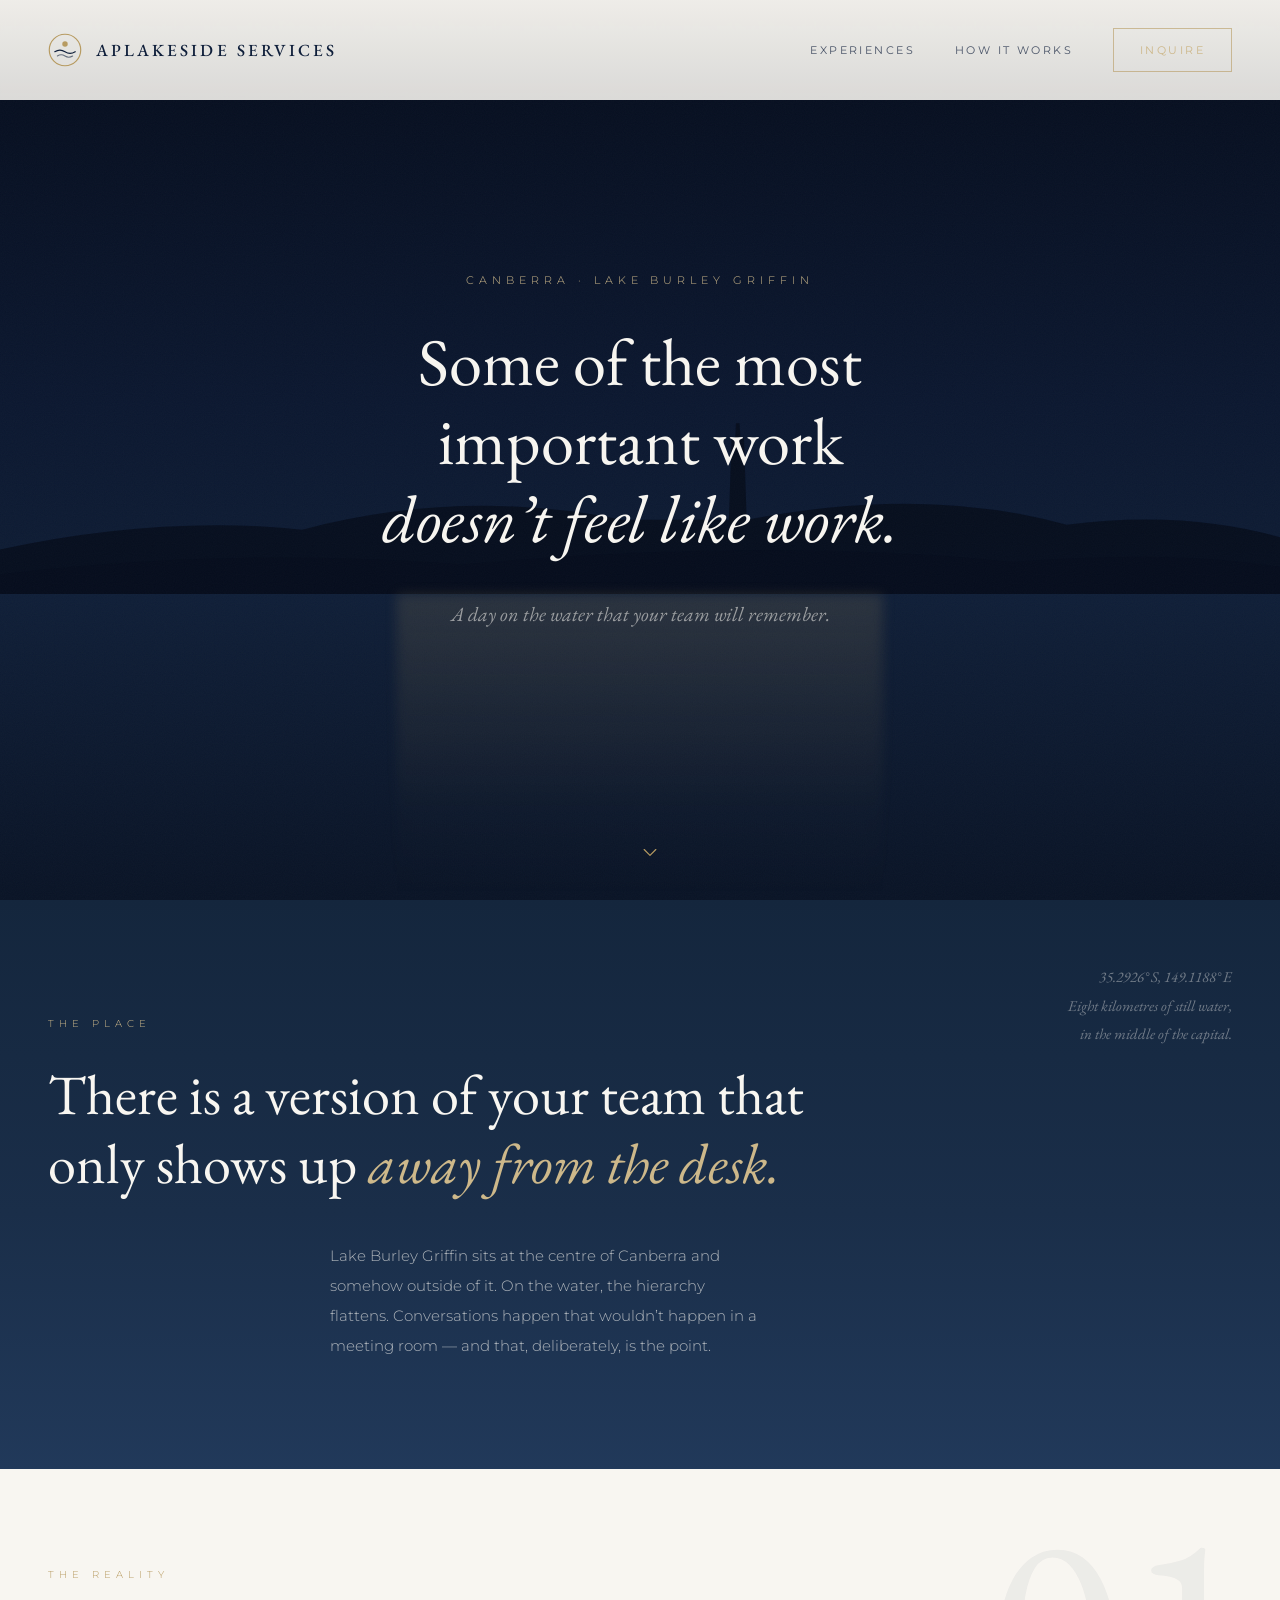
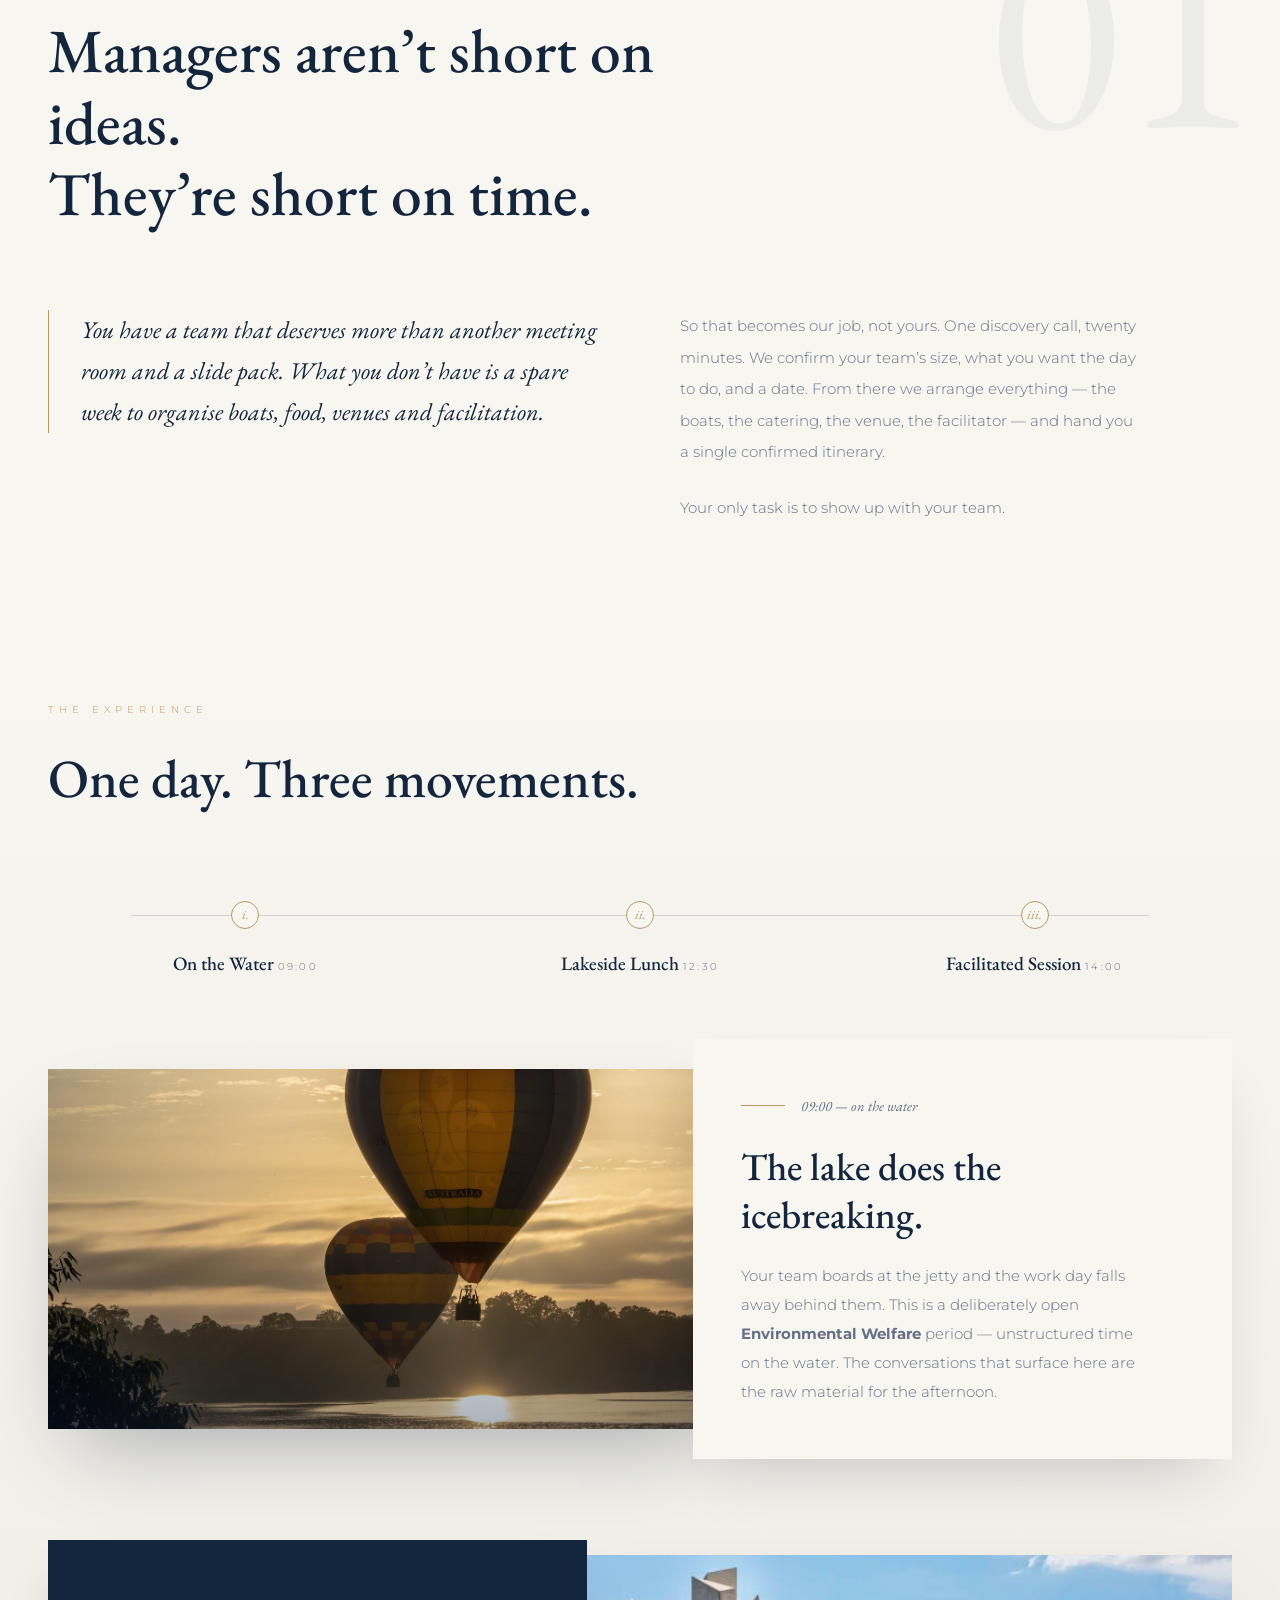
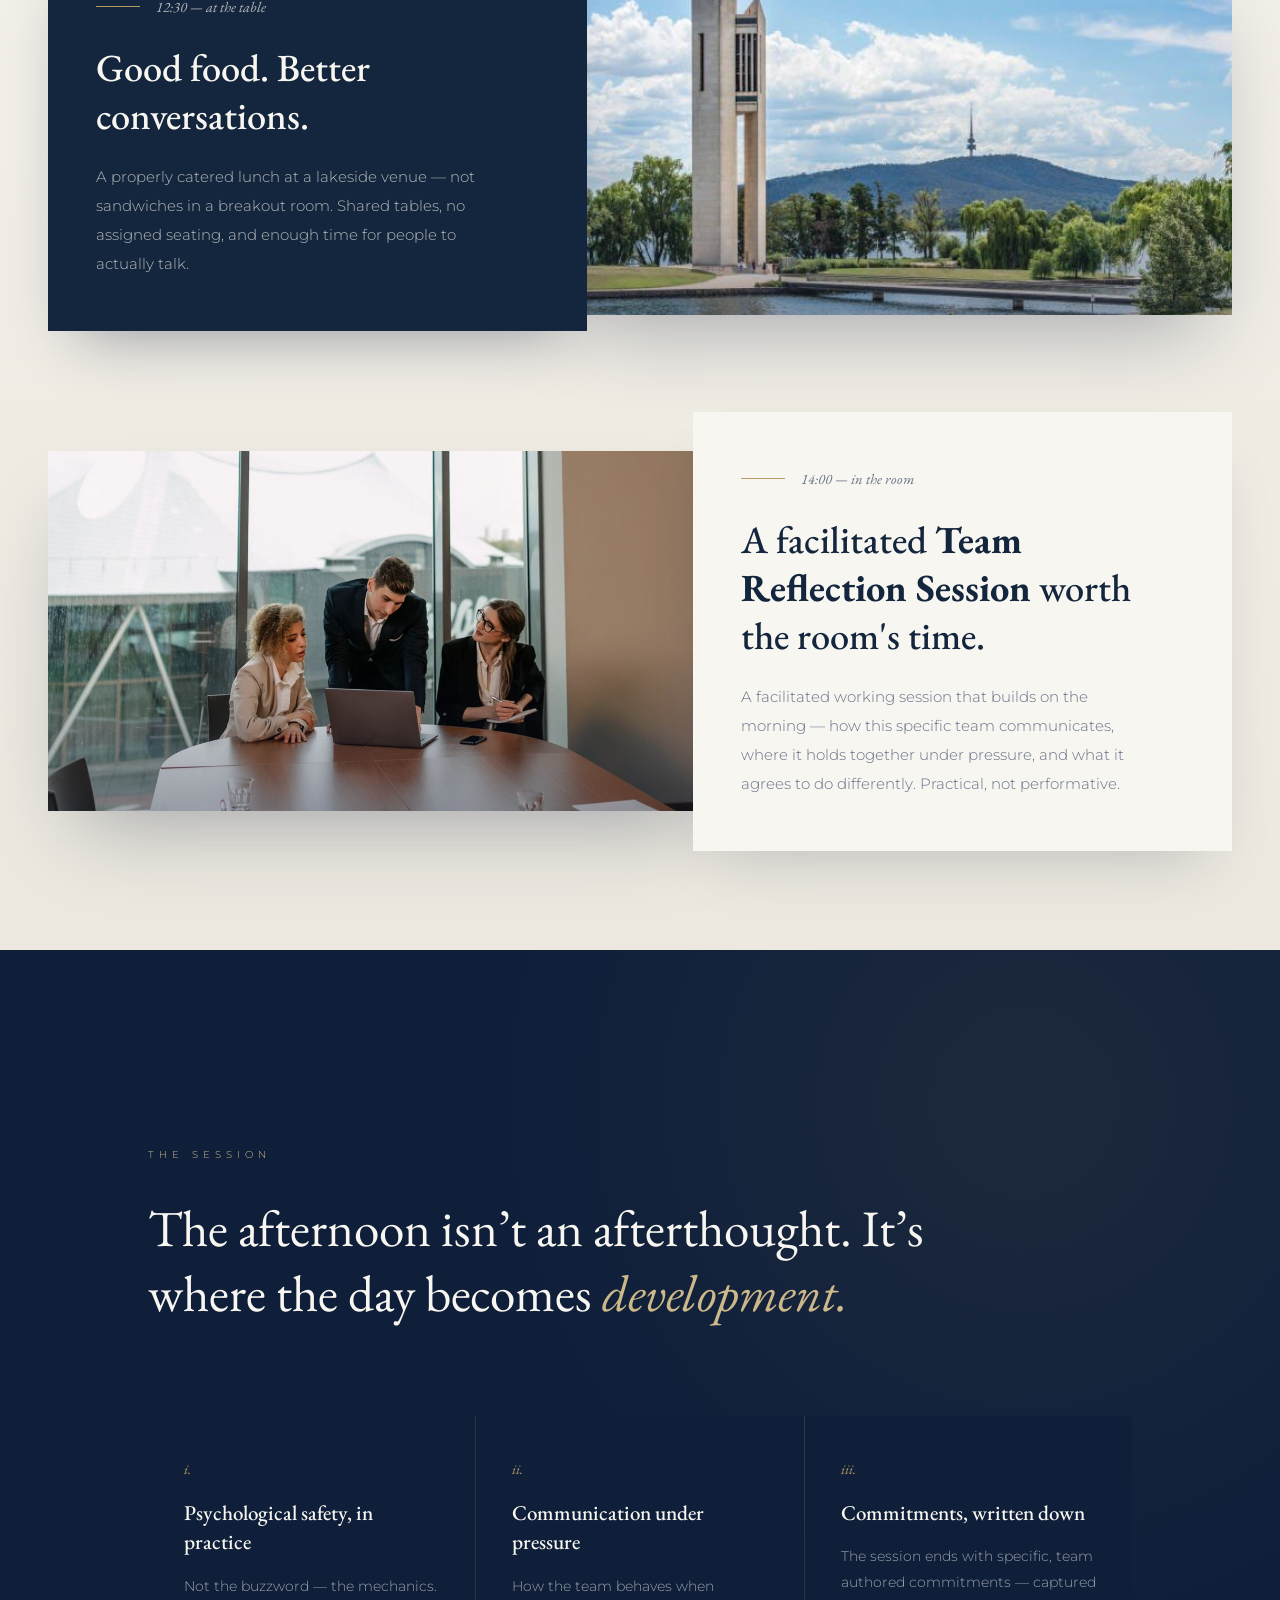
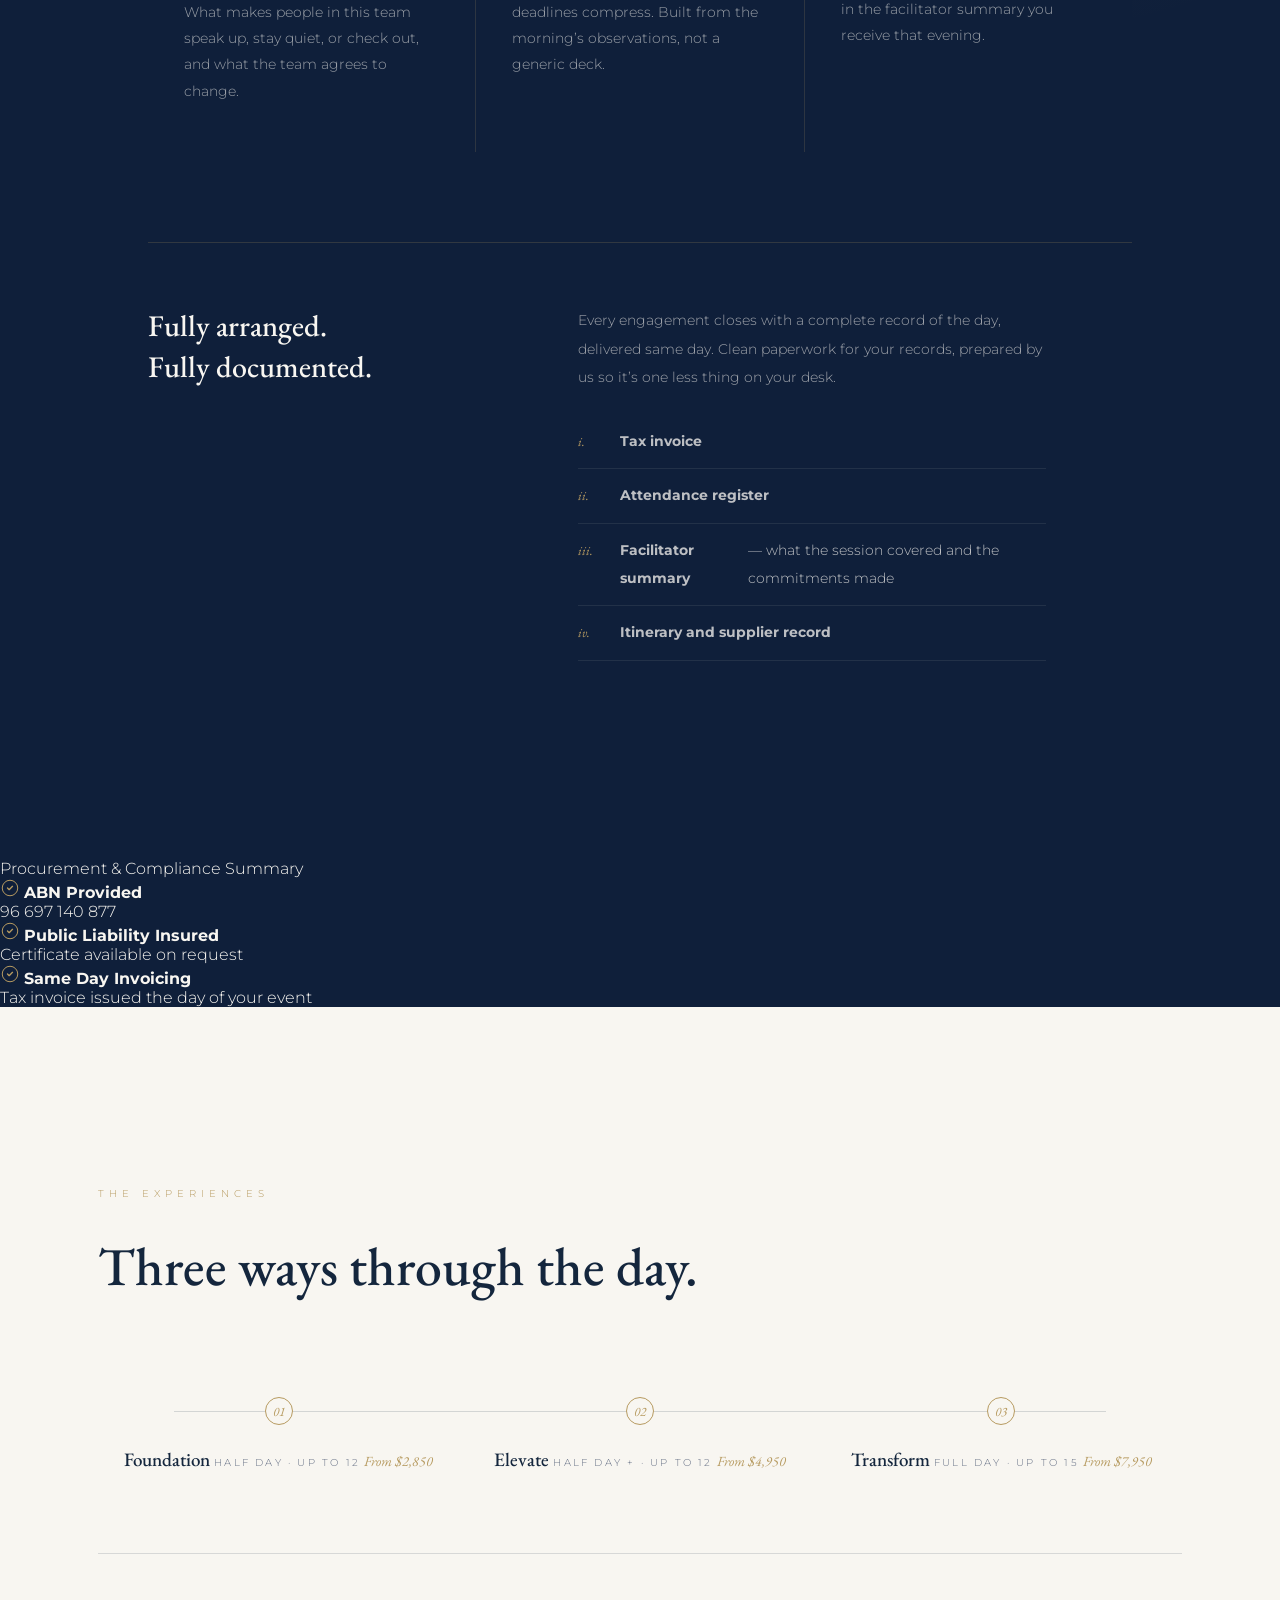
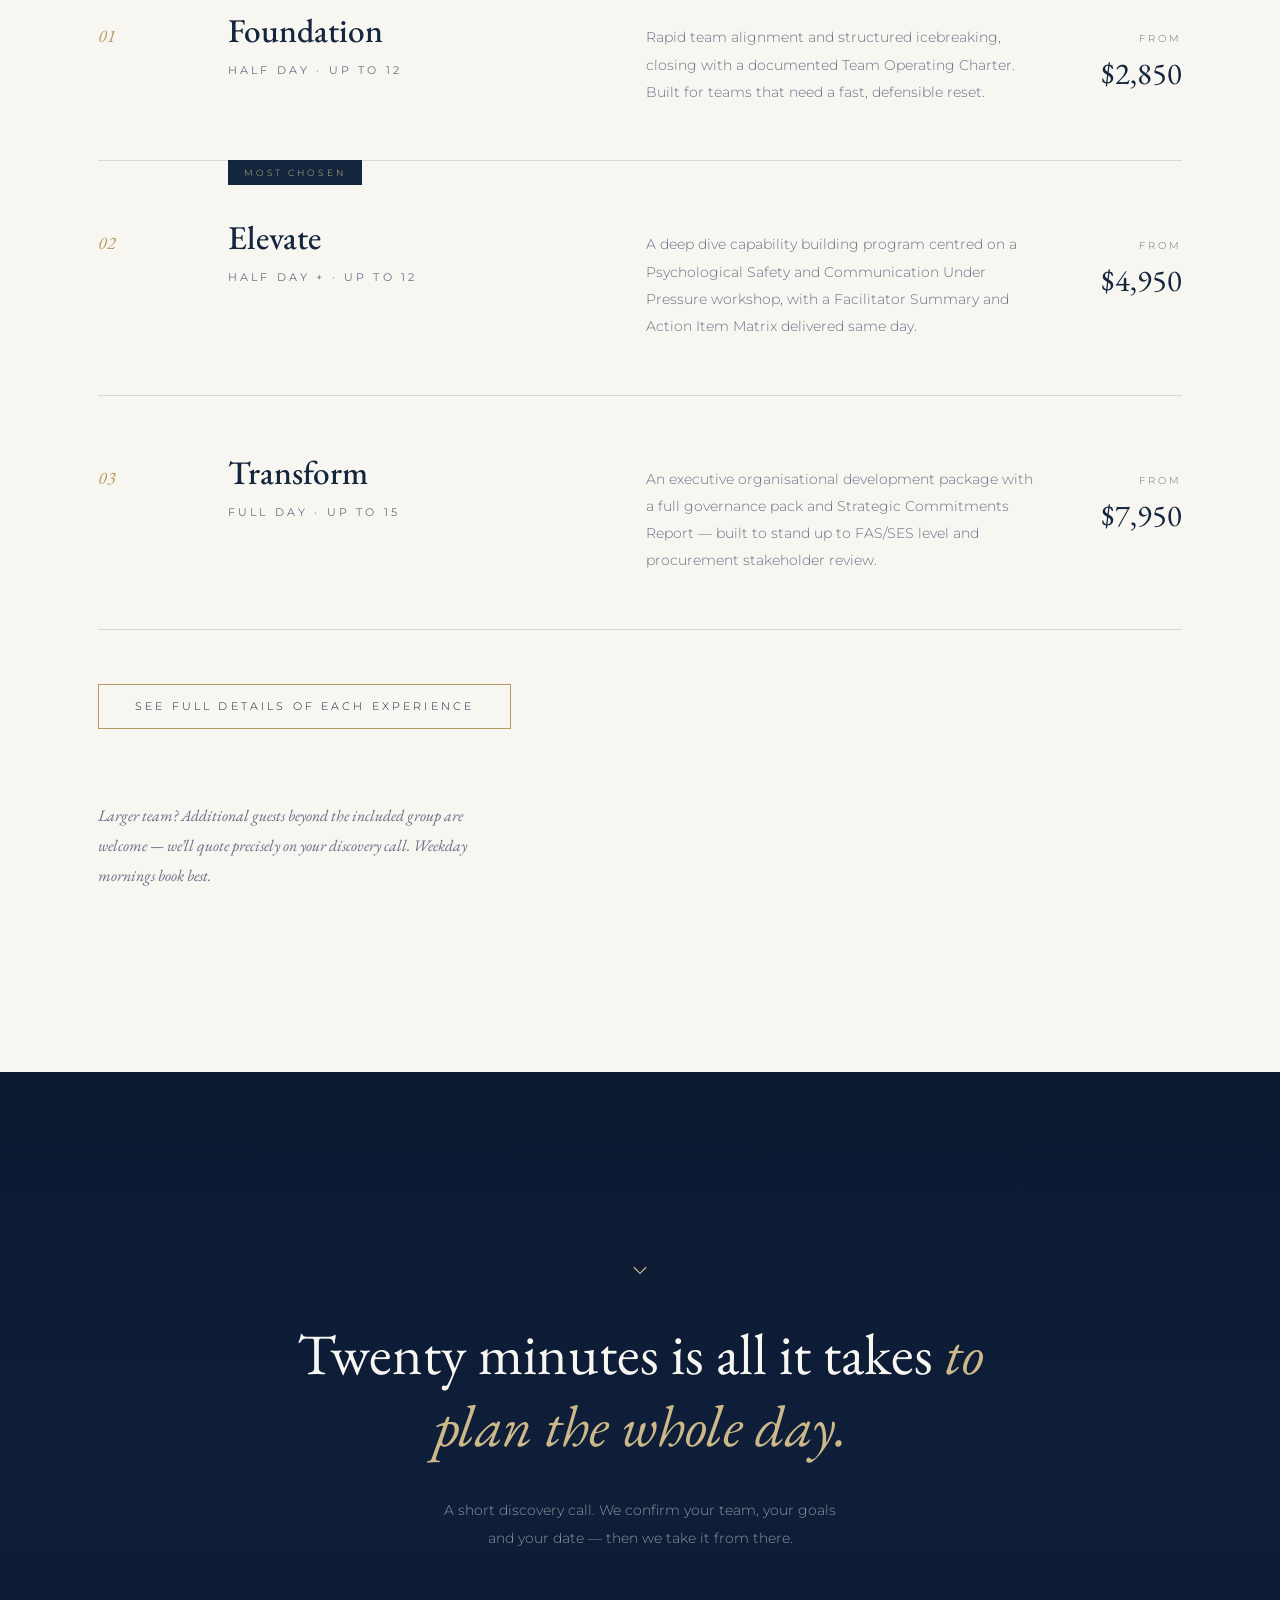
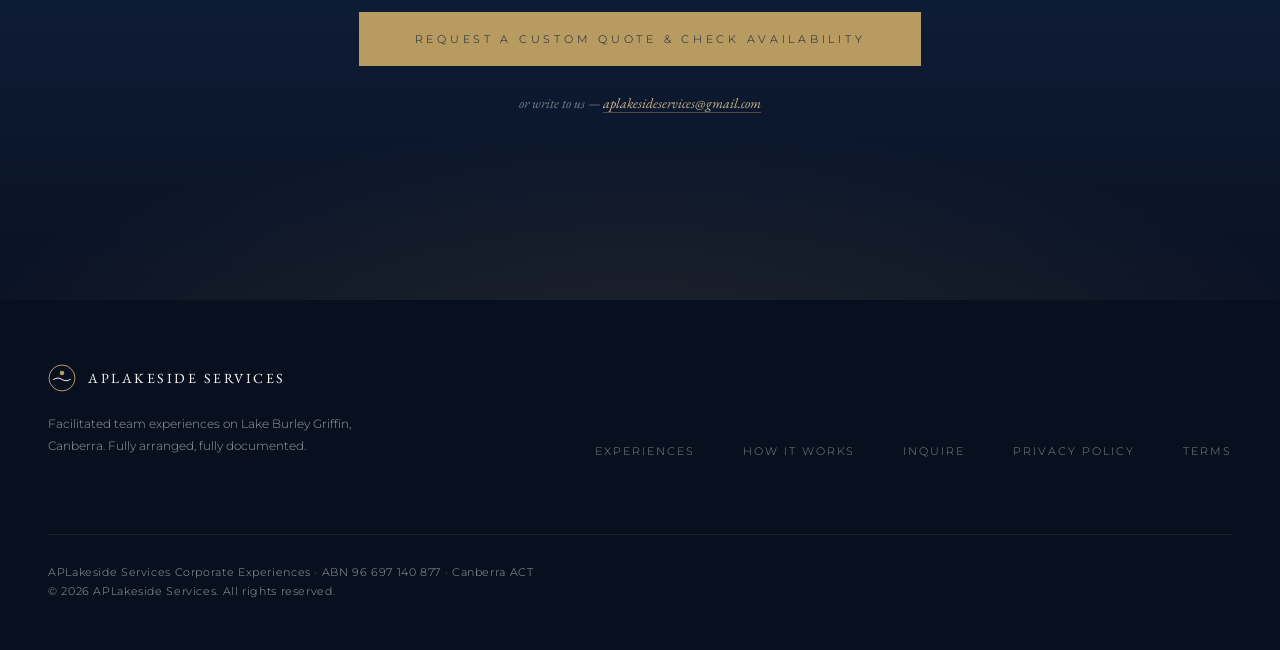
<file: index.html>
<!DOCTYPE html>
<html lang="en-AU">
<head>
<meta charset="UTF-8">
<meta name="viewport" content="width=device-width, initial-scale=1.0">
<title>APLakeside Services — Team Experiences on Lake Burley Griffin</title>
<meta name="description" content="Facilitated team development experiences on Lake Burley Griffin, Canberra. Fully arranged, fully documented.">
<link rel="preconnect" href="https://fonts.googleapis.com">
<link rel="preconnect" href="https://fonts.gstatic.com" crossorigin>
<link href="https://fonts.googleapis.com/css2?family=EB+Garamond:ital,wght@0,400;0,500;0,600;1,400;1,500&family=Montserrat:wght@300;400;500;600&display=swap" rel="stylesheet">
<link rel="stylesheet" href="styles.css">
</head>
<body>

<div class="grain"></div>

<!-- ======================= NAV ======================= -->
<nav id="nav" class="scrolled">
  <a class="nav-mark" href="#">
    <svg viewBox="0 0 40 40" fill="none">
      <circle cx="20" cy="20" r="18.5" stroke="#B79B61" stroke-width="1.4"/>
      <path d="M8 22c4-2.6 8-2.6 12 0s8 2.6 12 0" stroke="#F8F6F1" stroke-width="1.4" stroke-linecap="round"/>
      <path d="M11 27c3-1.9 6-1.9 9 0s6 1.9 9 0" stroke="#F8F6F1" stroke-width="1.2" stroke-linecap="round" opacity=".6"/>
      <circle cx="20" cy="13" r="3.2" fill="#B79B61"/>
    </svg>
    <span>APLakeside Services</span>
  </a>
  <div class="nav-links">
    <a href="experiences.html">Experiences</a>
    <a href="how-it-works.html">How It Works</a>
    <a href="enquire.html" class="nav-enquire">Inquire</a>
  </div>
</nav>

<!-- ======================= SCENE 1 · ARRIVAL ======================= -->
<header class="scene-arrival">
  <div class="arrival-sky" data-plx="0.18"></div>
  <div class="arrival-hills" data-plx="0.1">
    <!-- Black Mountain + Telstra Tower silhouette -->
    <svg viewBox="0 0 1440 160" preserveAspectRatio="none" fill="none">
      <path d="M0 160 L0 120 Q180 92 340 104 Q520 70 700 96 L820 96 L823 30 L827 30 L828 18 L832 18 L833 30 L837 30 L840 96 Q1040 68 1200 100 Q1330 88 1440 110 L1440 160 Z" fill="#060d1c"/>
      <path d="M0 160 L0 140 Q260 118 520 132 Q860 110 1140 130 Q1320 120 1440 134 L1440 160 Z" fill="#04091466"/>
    </svg>
  </div>
  <div class="arrival-water">
    <div class="ripple" style="top:22%;animation-delay:0s"></div>
    <div class="ripple" style="top:40%;animation-delay:2.8s"></div>
    <div class="ripple" style="top:61%;animation-delay:5.4s"></div>
  </div>
  <div class="arrival-text">
    <p class="arrival-kicker">Canberra · Lake Burley Griffin</p>
    <h1 class="arrival-line">
      <span class="w" style="animation-delay:1.2s">Some&nbsp;of&nbsp;the&nbsp;most</span>
      <span class="w" style="animation-delay:1.5s">important&nbsp;work</span><br>
      <span class="w" style="animation-delay:1.9s"><em>doesn’t&nbsp;feel&nbsp;like&nbsp;work.</em></span>
    </h1>
    <p class="arrival-sub">A day on the water that your team will remember.</p>
  </div>
  <div class="scroll-cue" aria-hidden="true">
    <svg viewBox="0 0 24 24" width="20" height="20" fill="none"><path d="M5 9l7 7 7-7" stroke="#B79B61" stroke-width="1.4" stroke-linecap="round" stroke-linejoin="round"/></svg>
  </div>
</header>

<!-- ======================= SCENE 2 · THE PLACE ======================= -->
<section class="scene-place">
  <div class="place-inner">
    <p class="place-float reveal">35.2926° S, 149.1188° E<br>Eight kilometres of still water,<br>in the middle of the capital.</p>
    <p class="place-coord reveal">The Place</p>
    <h2 class="place-line reveal d1">There is a version of your team that only shows up <em>away from the desk.</em></h2>
    <p class="place-body reveal d2">
      Lake Burley Griffin sits at the centre of Canberra and somehow outside of it.
      On the water, the hierarchy flattens. Conversations happen that wouldn’t
      happen in a meeting room — and that, deliberately, is the point.
    </p>
  </div>
</section>

<!-- ======================= SCENE 3 · THE REALITY ======================= -->
<section class="scene-reality">
  <div class="reality-inner">
    <div class="reality-num">01</div>
    <p class="reality-kicker reveal">The Reality</p>
    <h2 class="reality-line reveal d1">Managers aren’t short on ideas.<br>They’re short on time.</h2>
    <div class="reality-cols">
      <p class="lead reveal d1">
        You have a team that deserves more than another meeting room and a slide pack.
        What you don’t have is a spare week to organise boats, food, venues and facilitation.
      </p>
      <div class="copy reveal d2">
        <p>So that becomes our job, not yours. One discovery call, twenty minutes.
        We confirm your team’s size, what you want the day to do, and a date.
        From there we arrange everything — the boats, the catering, the venue,
        the facilitator — and hand you a single confirmed itinerary.</p>
        <p>Your only task is to show up with your team.</p>
      </div>
    </div>
  </div>
</section>

<!-- ======================= SCENE 4 · THE EXPERIENCE ======================= -->
<section class="scene-day" id="experience">
  <div class="day-head">
    <p class="k reveal">The Experience</p>
    <h2 class="reveal d1">One day. Three movements.</h2>
  </div>

  <div class="day-head" style="margin-bottom:7vh">
    <div class="pkg-timeline reveal in" style="margin-bottom:0">
      <div class="pkg-timeline-row">
        <div class="pkg-step">
          <span class="dot">i.</span>
          <span class="pn">On the Water</span>
          <span class="pt">09:00</span>
        </div>
        <div class="pkg-step">
          <span class="dot">ii.</span>
          <span class="pn">Lakeside Lunch</span>
          <span class="pt">12:30</span>
        </div>
        <div class="pkg-step">
          <span class="dot">iii.</span>
          <span class="pn">Facilitated Session</span>
          <span class="pt">14:00</span>
        </div>
      </div>
    </div>
  </div>

  <!-- replace .ph divs with real photography: see HTML comments -->
  <div class="movement m1" id="m1">
    <div class="m-photo reveal">
      <!-- PHOTO: hot air balloons over Lake Burley Griffin at golden hour -->
      <div class="ph ph-water" style="background-image:url('photos/lake-balloons.jpg');background-size:cover;background-position:center"></div><div class="veil"></div>
    </div>
    <div class="m-text reveal d2">
      <p class="m-time">09:00 — on the water</p>
      <h3>The lake does the icebreaking.</h3>
      <p>Your team boards at the jetty and the work day falls away behind them.
      This is a deliberately open <strong>Environmental Welfare</strong> period —
      unstructured time on the water. The conversations that surface here are
      the raw material for the afternoon.</p>
    </div>
  </div>

  <div class="movement m2" id="m2">
    <div class="m-photo reveal">
      <!-- PHOTO: National Carillon, Lake Burley Griffin (placeholder — swap for real catered-lunch shot when available) -->
      <div class="ph ph-table" style="background-image:url('photos/lake-carillon.jpg');background-size:cover;background-position:center"></div><div class="veil"></div>
    </div>
    <div class="m-text reveal d2">
      <p class="m-time">12:30 — at the table</p>
      <h3>Good food. Better conversations.</h3>
      <p>A properly catered lunch at a lakeside venue — not sandwiches in a
      breakout room. Shared tables, no assigned seating, and enough time
      for people to actually talk.</p>
    </div>
  </div>

  <div class="movement m3" id="m3">
    <div class="m-photo reveal">
      <!-- PHOTO: facilitated session, function room, engaged team -->
      <div class="ph ph-session" style="background-image:url('photos/session-room-1.jpg');background-size:cover;background-position:center 78%"></div><div class="veil"></div>
    </div>
    <div class="m-text reveal d2">
      <p class="m-time">14:00 — in the room</p>
      <h3>A facilitated <strong>Team Reflection Session</strong> worth the room's time.</h3>
      <p>A facilitated working session that builds on the morning — how this
      specific team communicates, where it holds together under pressure,
      and what it agrees to do differently. Practical, not performative.</p>
    </div>
  </div>
</section>

<!-- ======================= SCENE 5 · THE SESSION ======================= -->
<section class="scene-session" id="session">
  <div class="session-inner">
    <p class="session-k reveal">The Session</p>
    <h2 class="session-line reveal d1">The afternoon isn’t an afterthought. It’s where the day becomes <em>development.</em></h2>

    <div class="session-grid">
      <div class="session-cell reveal d1">
        <span class="n">i.</span>
        <h4>Psychological safety, in practice</h4>
        <p>Not the buzzword — the mechanics. What makes people in this team
        speak up, stay quiet, or check out, and what the team agrees to change.</p>
      </div>
      <div class="session-cell reveal d2">
        <span class="n">ii.</span>
        <h4>Communication under pressure</h4>
        <p>How the team behaves when deadlines compress. Built from the morning’s
        observations, not a generic deck.</p>
      </div>
      <div class="session-cell reveal d3">
        <span class="n">iii.</span>
        <h4>Commitments, written down</h4>
        <p>The session ends with specific, team authored commitments — captured
        in the facilitator summary you receive that evening.</p>
      </div>
    </div>

    <div class="session-doc">
      <div class="l reveal">
        <h4>Fully arranged.<br>Fully documented.</h4>
      </div>
      <div class="r reveal d2">
        <p>Every engagement closes with a complete record of the day, delivered
        same day. Clean paperwork for your records, prepared by us so it’s
        one less thing on your desk.</p>
        <ul class="doc-list">
          <li><span>i.</span><strong>Tax invoice</strong></li>
          <li><span>ii.</span><strong>Attendance register</strong></li>
          <li><span>iii.</span><strong>Facilitator summary</strong> — what the session covered and the commitments made</li>
          <li><span>iv.</span><strong>Itinerary and supplier record</strong></li>
        </ul>
      </div>
    </div>
  </div>
</section>

<!-- ======================= PROCUREMENT & COMPLIANCE SUMMARY ======================= -->
<section class="compliance-band reveal">
  <div class="compliance-inner">
    <p class="compliance-k">Procurement &amp; Compliance Summary</p>
    <div class="compliance-grid">
      <div class="cc">
        <span class="cc-i" aria-hidden="true">
          <svg viewBox="0 0 24 24" width="20" height="20" fill="none"><path d="M9 12l2 2 4-4" stroke="#B79B61" stroke-width="1.6" stroke-linecap="round" stroke-linejoin="round"/><circle cx="12" cy="12" r="9.3" stroke="#B79B61" stroke-width="1.2"/></svg>
        </span>
        <span class="cc-t"><strong>ABN Provided</strong><br>96 697 140 877</span>
      </div>
      <div class="cc">
        <span class="cc-i" aria-hidden="true">
          <svg viewBox="0 0 24 24" width="20" height="20" fill="none"><path d="M9 12l2 2 4-4" stroke="#B79B61" stroke-width="1.6" stroke-linecap="round" stroke-linejoin="round"/><circle cx="12" cy="12" r="9.3" stroke="#B79B61" stroke-width="1.2"/></svg>
        </span>
        <span class="cc-t"><strong>Public Liability Insured</strong><br>Certificate available on request</span>
      </div>
      <div class="cc">
        <span class="cc-i" aria-hidden="true">
          <svg viewBox="0 0 24 24" width="20" height="20" fill="none"><path d="M9 12l2 2 4-4" stroke="#B79B61" stroke-width="1.6" stroke-linecap="round" stroke-linejoin="round"/><circle cx="12" cy="12" r="9.3" stroke="#B79B61" stroke-width="1.2"/></svg>
        </span>
        <span class="cc-t"><strong>Same Day Invoicing</strong><br>Tax invoice issued the day of your event</span>
      </div>
    </div>
  </div>
</section>

<!-- ======================= SCENE 6 · EXPERIENCES ======================= -->
<section class="scene-tiers" id="experiences">
  <div class="tiers-inner">
    <p class="tiers-k reveal">The Experiences</p>
    <h2 class="tiers-h reveal d1">Three ways through the day.</h2>

    <div class="pkg-timeline reveal">
      <div class="pkg-timeline-row">
        <a class="pkg-step" href="#tier-foundation">
          <span class="dot">01</span>
          <span class="pn">Foundation</span>
          <span class="pt">Half day · up to 12</span>
          <span class="pp">From $2,850</span>
        </a>
        <a class="pkg-step" href="#tier-elevate">
          <span class="dot">02</span>
          <span class="pn">Elevate</span>
          <span class="pt">Half day + · up to 12</span>
          <span class="pp">From $4,950</span>
        </a>
        <a class="pkg-step" href="#tier-transform">
          <span class="dot">03</span>
          <span class="pn">Transform</span>
          <span class="pt">Full day · up to 15</span>
          <span class="pp">From $7,950</span>
        </a>
      </div>
    </div>

    <div class="tier reveal" id="tier-foundation">
      <span class="idx">01</span>
      <div class="name">Foundation<small>Half day · up to 12</small></div>
      <p class="desc">Rapid team alignment and structured icebreaking, closing
      with a documented Team Operating Charter. Built for teams that need a
      fast, defensible reset.</p>
      <div class="price"><span class="from">From</span><span class="amt">$2,850</span></div>
    </div>

    <div class="tier reveal d1" id="tier-elevate">
      <span class="badge">Most chosen</span>
      <span class="idx">02</span>
      <div class="name">Elevate<small>Half day + · up to 12</small></div>
      <p class="desc">A deep dive capability building program centred on a
      Psychological Safety and Communication Under Pressure workshop, with a
      Facilitator Summary and Action Item Matrix delivered same day.</p>
      <div class="price"><span class="from">From</span><span class="amt">$4,950</span></div>
    </div>

    <div class="tier reveal d2" id="tier-transform">
      <span class="idx">03</span>
      <div class="name">Transform<small>Full day · up to 15</small></div>
      <p class="desc">An executive organisational development package with a
      full governance pack and Strategic Commitments Report — built to stand
      up to FAS/SES level and procurement stakeholder review.</p>
      <div class="price"><span class="from">From</span><span class="amt">$7,950</span></div>
    </div>

    <p style="margin-top:6vh"><a class="t-cta" href="experiences.html" style="display:inline-block;text-decoration:none;font-size:10.5px;letter-spacing:.3em;text-transform:uppercase;color:#14263D;border:1px solid #B79B61;padding:15px 36px">See full details of each experience</a></p>
    <p class="tiers-note reveal">
      Larger team? Additional guests beyond the included group are welcome —
      we’ll quote precisely on your discovery call. Weekday mornings book best.
    </p>
  </div>
</section>

<!-- ======================= SCENE 7 · DEPARTURE ======================= -->
<section class="scene-close" id="enquire">
  <div class="close-inner">
    <p class="close-k reveal">
      <svg viewBox="0 0 24 24" width="20" height="20" fill="none" aria-hidden="true"><path d="M5 9l7 7 7-7" stroke="#cdb88a" stroke-width="1.4" stroke-linecap="round" stroke-linejoin="round"/></svg>
    </p>
    <h2 class="close-line reveal d1">Twenty minutes is all it takes <em>to plan the whole day.</em></h2>
    <p class="close-sub reveal d2">
      A short discovery call. We confirm your team, your goals and your date —
      then we take it from there.
    </p>
    <a class="close-cta reveal d2" href="enquire.html">Request a Custom Quote &amp; Check Availability</a>
    <span class="close-alt reveal d3">or write to us — <a href="mailto:aplakesideservices@gmail.com">aplakesideservices@gmail.com</a></span>
  </div>
</section>

<!-- ======================= FOOTER ======================= -->
<footer>
  <div class="f-left">
    <div class="mark">
      <svg viewBox="0 0 40 40" fill="none">
        <circle cx="20" cy="20" r="18.5" stroke="#B79B61" stroke-width="1.4"/>
        <path d="M8 22c4-2.6 8-2.6 12 0s8 2.6 12 0" stroke="#F8F6F1" stroke-width="1.4" stroke-linecap="round"/>
        <circle cx="20" cy="13" r="3.2" fill="#B79B61"/>
      </svg>
      <span>APLakeside Services</span>
    </div>
    <p>Facilitated team experiences on Lake Burley Griffin, Canberra.
    Fully arranged, fully documented.</p>
  </div>
  <div class="f-right">
    <a href="experiences.html">Experiences</a>
    <a href="how-it-works.html">How It Works</a>
    <a href="enquire.html">Inquire</a>
    <a href="privacy-policy.html">Privacy Policy</a>
    <a href="terms-and-conditions.html">Terms</a>
  </div>
  <div class="f-legal">
    APLakeside Services Corporate Experiences · ABN 96 697 140 877 · Canberra ACT<br>
    © 2026 APLakeside Services. All rights reserved.
  </div>
</footer>

<script>
/* ---------- nav: appear after arrival scene begins to leave ---------- */
const nav=document.getElementById('nav');
setTimeout(()=>nav.classList.add('visible'),2600);

/* ---------- reveal on scroll ---------- */
const io=new IntersectionObserver(es=>{
  es.forEach(e=>{if(e.isIntersecting){e.target.classList.add('in');io.unobserve(e.target);}});
},{threshold:.18,rootMargin:'0px 0px -6% 0px'});
document.querySelectorAll('.reveal').forEach(el=>io.observe(el));

/* ---------- gentle parallax ---------- */
const plx=[...document.querySelectorAll('[data-plx]')];
let ticking=false;
function onScroll(){
  if(ticking)return;ticking=true;
  requestAnimationFrame(()=>{
    const y=scrollY;
    plx.forEach(el=>{
      el.style.transform=`translateY(${y*parseFloat(el.dataset.plx)}px)`;
    });
    ticking=false;
  });
}
addEventListener('scroll',onScroll,{passive:true});

/* ---------- subtle mouse drift on arrival scene ---------- */
const arrival=document.querySelector('.arrival-text');
addEventListener('mousemove',e=>{
  if(scrollY>innerHeight)return;
  const dx=(e.clientX/innerWidth-.5)*10,dy=(e.clientY/innerHeight-.5)*6;
  arrival.style.transform=`translate(${dx}px,${dy}px)`;
});
</script>
</body>
</html>
</file>
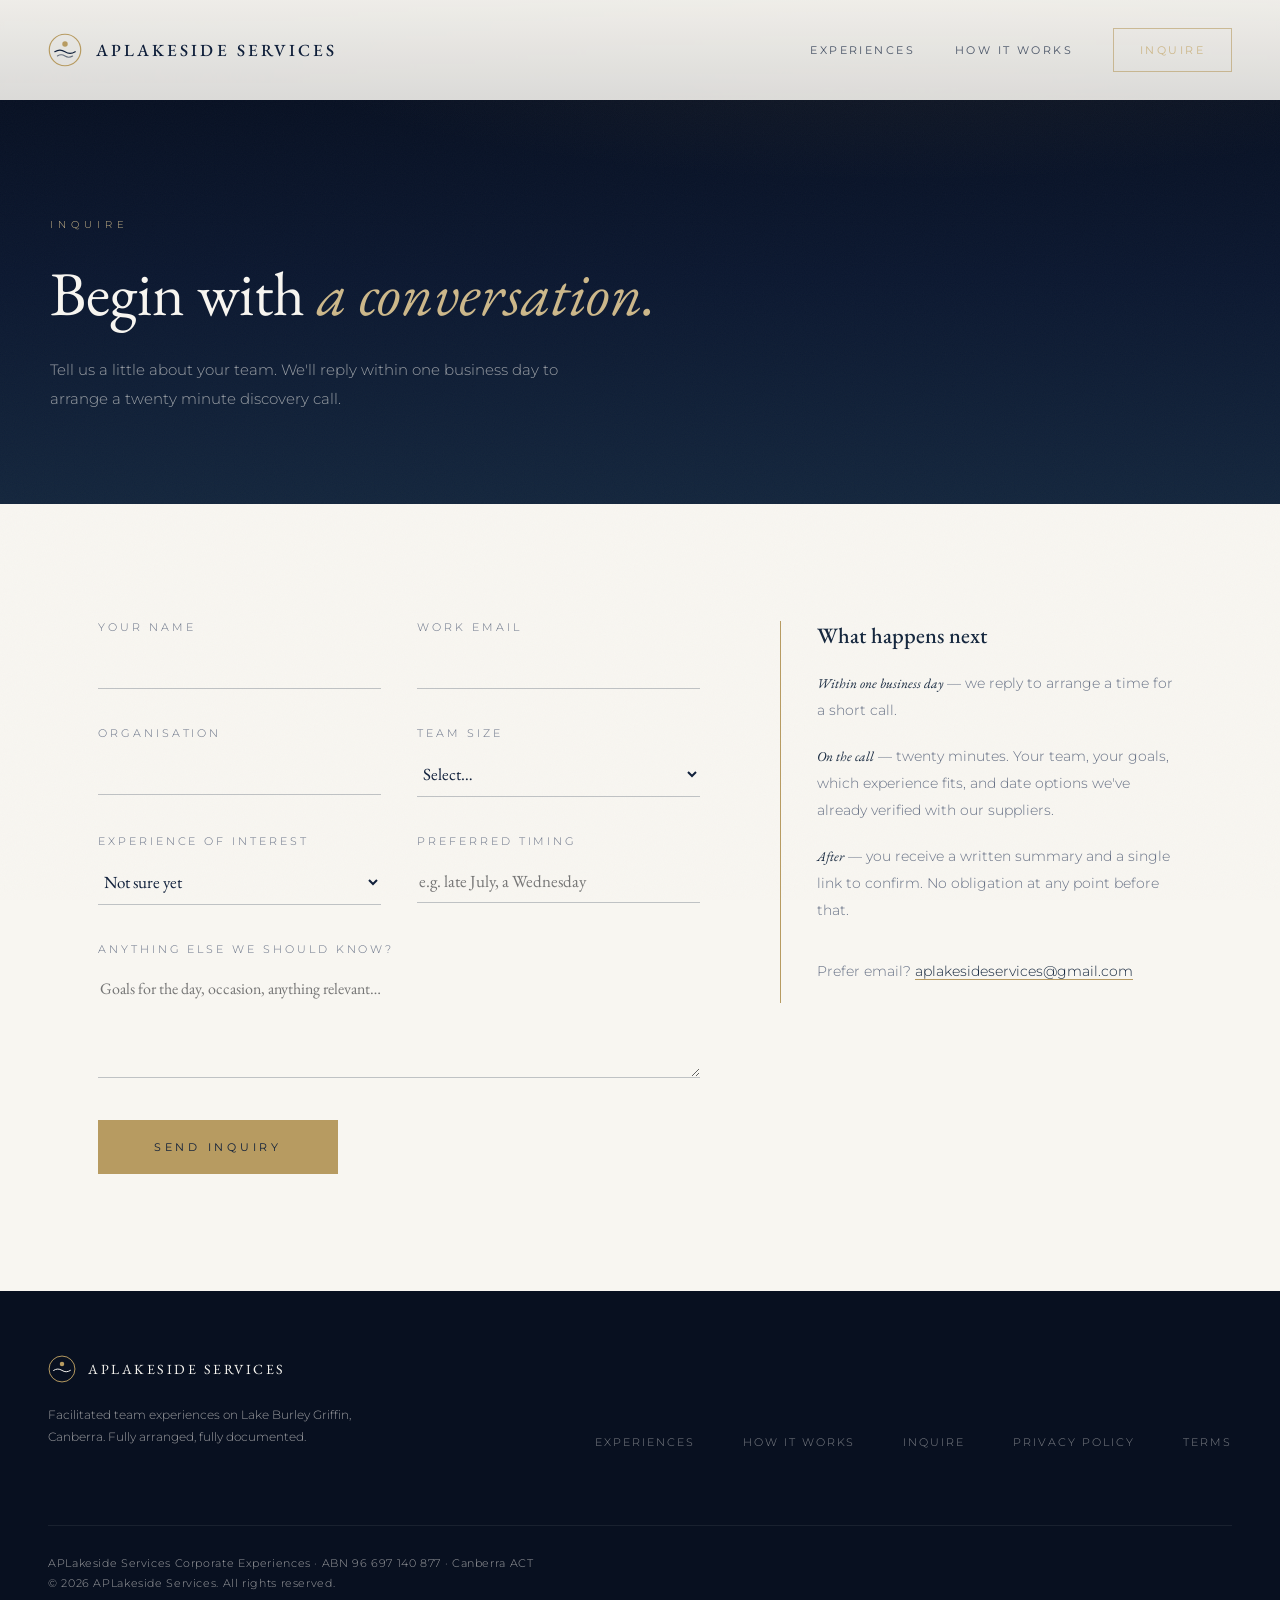
<file: enquire.html>
<!DOCTYPE html>
<html lang="en-AU">
<head>
<meta charset="UTF-8">
<meta name="viewport" content="width=device-width, initial-scale=1.0">
<title>Inquire — APLakeside Services</title>
<meta name="description" content="Book a 20-minute discovery call for your team experience on Lake Burley Griffin.">
<link rel="preconnect" href="https://fonts.googleapis.com">
<link rel="preconnect" href="https://fonts.gstatic.com" crossorigin>
<link href="https://fonts.googleapis.com/css2?family=EB+Garamond:ital,wght@0,400;0,500;0,600;1,400;1,500&family=Montserrat:wght@300;400;500;600&display=swap" rel="stylesheet">
<link rel="stylesheet" href="styles.css">
<link rel="stylesheet" href="extra.css">
</head>
<body>
<div class="grain"></div>

<nav id="nav" class="visible scrolled">
  <a class="nav-mark" href="index.html">
    <svg viewBox="0 0 40 40" fill="none"><circle cx="20" cy="20" r="18.5" stroke="#B79B61" stroke-width="1.4"/><path d="M8 22c4-2.6 8-2.6 12 0s8 2.6 12 0" stroke="#F8F6F1" stroke-width="1.4" stroke-linecap="round"/><path d="M11 27c3-1.9 6-1.9 9 0s6 1.9 9 0" stroke="#F8F6F1" stroke-width="1.2" stroke-linecap="round" opacity=".6"/><circle cx="20" cy="13" r="3.2" fill="#B79B61"/></svg>
    <span>APLakeside Services</span>
  </a>
  <div class="nav-links">
    <a href="experiences.html">Experiences</a>
    <a href="how-it-works.html">How It Works</a>
    <a href="enquire.html" class="nav-enquire">Inquire</a>
  </div>
</nav>

<header class="page-hero">
  <div class="ph-inner">
    <p class="k">Inquire</p>
    <h1>Begin with <em>a conversation.</em></h1>
    <p class="sub">Tell us a little about your team. We'll reply within one business day
    to arrange a twenty minute discovery call.</p>
  </div>
</header>

<section class="section-ivory">
  <div class="wrap">
    <div class="enq-grid">

      <form class="enq-form" name="enquiry" method="POST" action="thanks.html" data-netlify="true" netlify-honeypot="bot-field">
        <input type="hidden" name="form-name" value="enquiry">
        <p style="display:none"><label>Don't fill this out: <input name="bot-field"></label></p>

        <div class="row">
          <div class="field">
            <label for="name">Your name</label>
            <input type="text" id="name" name="name" required autocomplete="name">
          </div>
          <div class="field">
            <label for="email">Work email</label>
            <input type="email" id="email" name="email" required autocomplete="email">
          </div>
        </div>

        <div class="row">
          <div class="field">
            <label for="organisation">Organisation</label>
            <input type="text" id="organisation" name="organisation" autocomplete="organization">
          </div>
          <div class="field">
            <label for="team-size">Team size</label>
            <select id="team-size" name="team-size">
              <option value="">Select…</option>
              <option>Up to 8</option>
              <option>8–12</option>
              <option>12–15</option>
              <option>15+</option>
            </select>
          </div>
        </div>

        <div class="row">
          <div class="field">
            <label for="experience">Experience of interest</label>
            <select id="experience" name="experience">
              <option value="">Not sure yet</option>
              <option value="foundation">Foundation</option>
              <option value="elevate">Elevate</option>
              <option value="transform">Transform</option>
            </select>
          </div>
          <div class="field">
            <label for="timing">Preferred timing</label>
            <input type="text" id="timing" name="timing" placeholder="e.g. late July, a Wednesday">
          </div>
        </div>

        <div class="field">
          <label for="message">Anything else we should know?</label>
          <textarea id="message" name="message" placeholder="Goals for the day, occasion, anything relevant…"></textarea>
        </div>

        <button type="submit" class="enq-submit">Send inquiry</button>
      </form>

      <aside class="enq-aside">
        <h4>What happens next</h4>
        <p><span class="it">Within one business day</span> — we reply to arrange a time for a short call.</p>
        <p><span class="it">On the call</span> — twenty minutes. Your team, your goals, which experience fits, and date options we've already verified with our suppliers.</p>
        <p><span class="it">After</span> — you receive a written summary and a single link to confirm. No obligation at any point before that.</p>
        <p style="margin-top:2.5em">Prefer email? <a href="mailto:aplakesideservices@gmail.com" style="color:var(--navy);border-bottom:1px solid var(--gold);text-decoration:none">aplakesideservices@gmail.com</a></p>
      </aside>

    </div>
  </div>
</section>

<footer>
  <div class="f-left">
    <div class="mark">
      <svg viewBox="0 0 40 40" fill="none"><circle cx="20" cy="20" r="18.5" stroke="#B79B61" stroke-width="1.4"/><path d="M8 22c4-2.6 8-2.6 12 0s8 2.6 12 0" stroke="#F8F6F1" stroke-width="1.4" stroke-linecap="round"/><circle cx="20" cy="13" r="3.2" fill="#B79B61"/></svg>
      <span>APLakeside Services</span>
    </div>
    <p>Facilitated team experiences on Lake Burley Griffin, Canberra. Fully arranged, fully documented.</p>
  </div>
  <div class="f-right">
    <a href="experiences.html">Experiences</a>
    <a href="how-it-works.html">How It Works</a>
    <a href="enquire.html">Inquire</a>
    <a href="privacy-policy.html">Privacy Policy</a>
    <a href="terms-and-conditions.html">Terms</a>
  </div>
  <div class="f-legal">APLakeside Services Corporate Experiences · ABN 96 697 140 877 · Canberra ACT<br>© 2026 APLakeside Services. All rights reserved.</div>
</footer>

<script>
// pre-select experience from ?experience= query param
const p=new URLSearchParams(location.search).get('experience');
if(p){const s=document.getElementById('experience');if(s)s.value=p;}
</script>
</body>
</html>
</file>
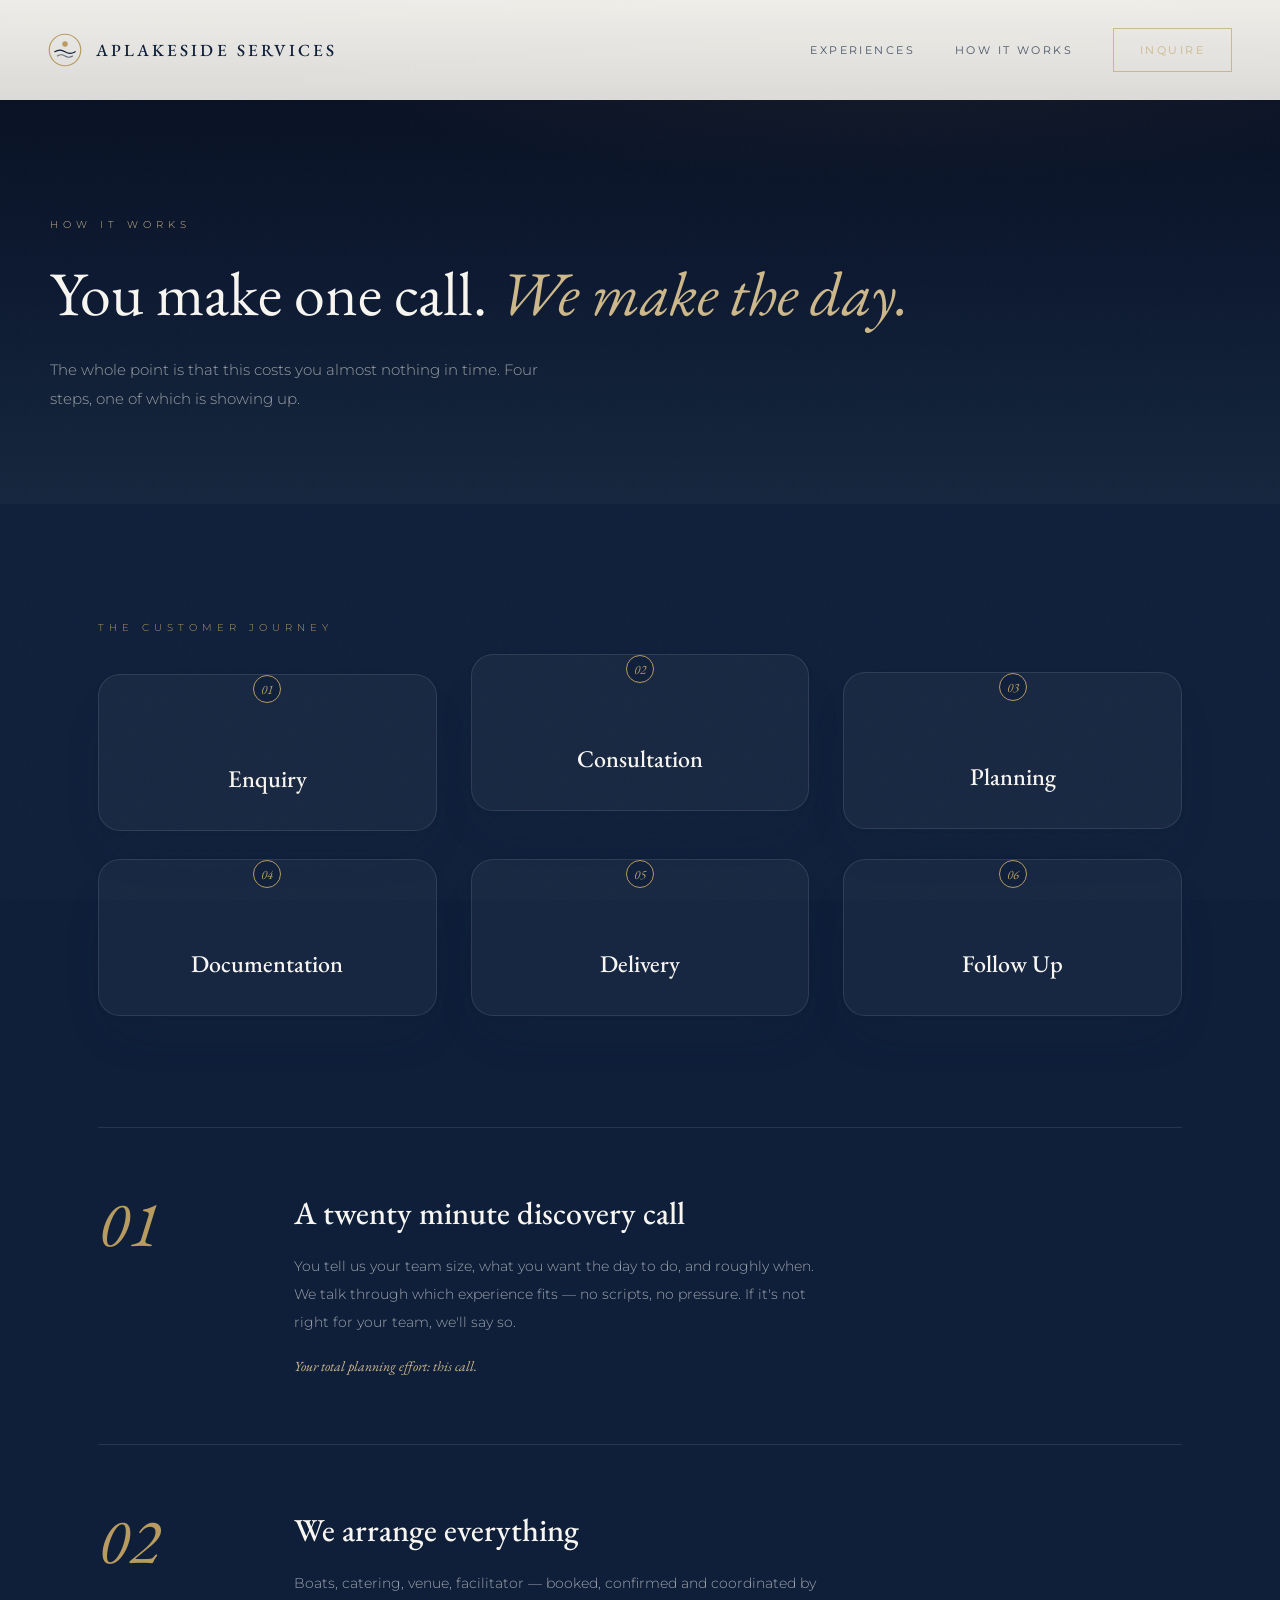
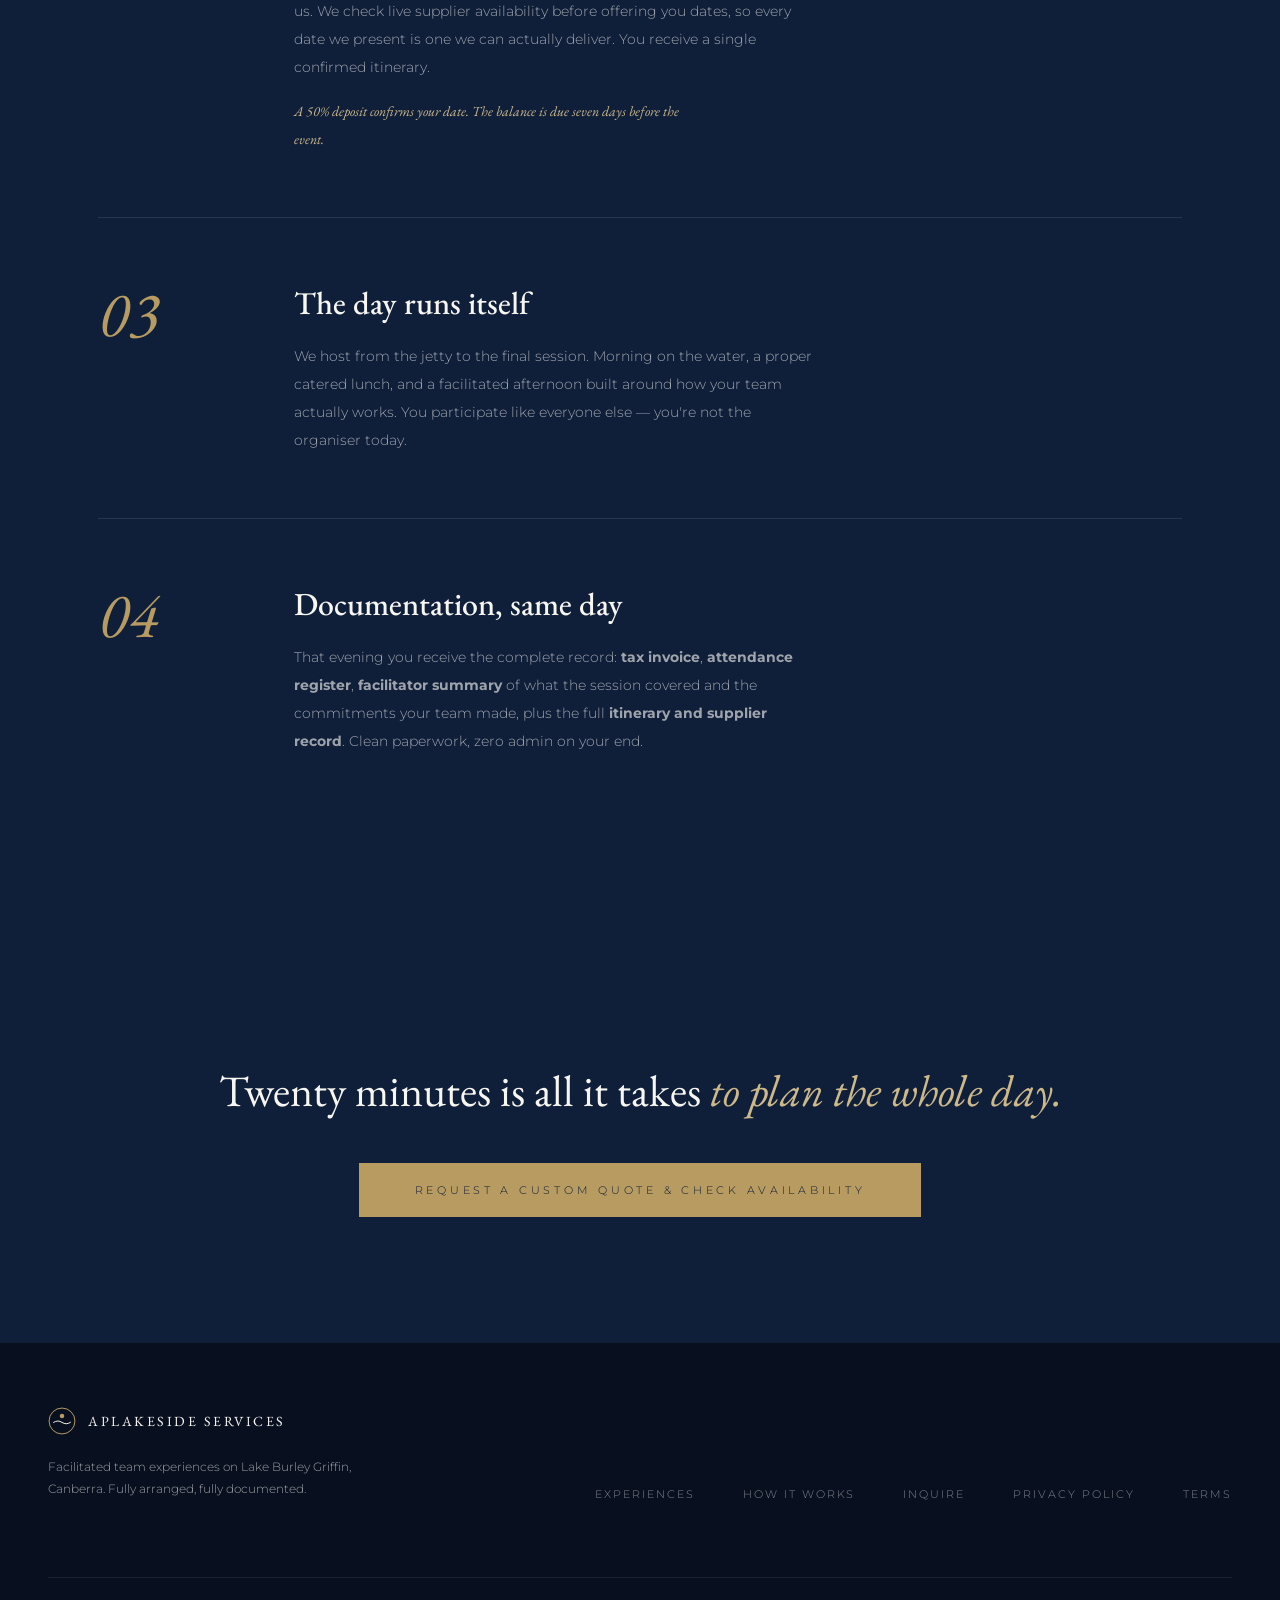
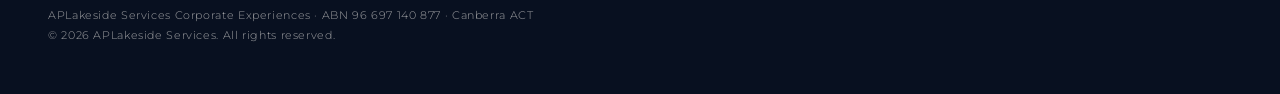
<file: how-it-works.html>
<!DOCTYPE html>
<html lang="en-AU">
<head>
<meta charset="UTF-8">
<meta name="viewport" content="width=device-width, initial-scale=1.0">
<title>How It Works — APLakeside Services</title>
<meta name="description" content="One call, then we handle everything — boats, catering, venue, facilitation and documentation.">
<link rel="preconnect" href="https://fonts.googleapis.com">
<link rel="preconnect" href="https://fonts.gstatic.com" crossorigin>
<link href="https://fonts.googleapis.com/css2?family=EB+Garamond:ital,wght@0,400;0,500;0,600;1,400;1,500&family=Montserrat:wght@300;400;500;600&display=swap" rel="stylesheet">
<link rel="stylesheet" href="styles.css">
<link rel="stylesheet" href="extra.css">
</head>
<body>
<div class="grain"></div>

<nav id="nav" class="visible scrolled">
  <a class="nav-mark" href="index.html">
    <svg viewBox="0 0 40 40" fill="none"><circle cx="20" cy="20" r="18.5" stroke="#B79B61" stroke-width="1.4"/><path d="M8 22c4-2.6 8-2.6 12 0s8 2.6 12 0" stroke="#F8F6F1" stroke-width="1.4" stroke-linecap="round"/><path d="M11 27c3-1.9 6-1.9 9 0s6 1.9 9 0" stroke="#F8F6F1" stroke-width="1.2" stroke-linecap="round" opacity=".6"/><circle cx="20" cy="13" r="3.2" fill="#B79B61"/></svg>
    <span>APLakeside Services</span>
  </a>
  <div class="nav-links">
    <a href="experiences.html">Experiences</a>
    <a href="how-it-works.html">How It Works</a>
    <a href="enquire.html" class="nav-enquire">Inquire</a>
  </div>
</nav>

<header class="page-hero">
  <div class="ph-inner">
    <p class="k">How It Works</p>
    <h1>You make one call. <em>We make the day.</em></h1>
    <p class="sub">The whole point is that this costs you almost nothing in time.
    Four steps, one of which is showing up.</p>
  </div>
</header>

<section class="section-ink">
  <div class="wrap">

    <div class="journey-wrap">
      <p class="sec-k" style="margin-bottom:24px">The Customer Journey</p>
      <div class="pkg-timeline reveal in">
        <div class="pkg-timeline-row">
          <div class="pkg-step">
            <span class="dot">01</span>
            <span class="pn">Enquiry</span>
          </div>
          <div class="pkg-step">
            <span class="dot">02</span>
            <span class="pn">Consultation</span>
          </div>
          <div class="pkg-step">
            <span class="dot">03</span>
            <span class="pn">Planning</span>
          </div>
          <div class="pkg-step">
            <span class="dot">04</span>
            <span class="pn">Documentation</span>
          </div>
          <div class="pkg-step">
            <span class="dot">05</span>
            <span class="pn">Delivery</span>
          </div>
          <div class="pkg-step">
            <span class="dot">06</span>
            <span class="pn">Follow Up</span>
          </div>
        </div>
      </div>
    </div>

    <div class="step">
      <div class="s-num">01</div>
      <div>
        <h3>A twenty minute discovery call</h3>
        <p>You tell us your team size, what you want the day to do, and roughly when.
        We talk through which experience fits — no scripts, no pressure. If it's not
        right for your team, we'll say so.</p>
        <p class="s-note">Your total planning effort: this call.</p>
      </div>
    </div>

    <div class="step">
      <div class="s-num">02</div>
      <div>
        <h3>We arrange everything</h3>
        <p>Boats, catering, venue, facilitator — booked, confirmed and coordinated by us.
        We check live supplier availability before offering you dates, so every date we
        present is one we can actually deliver. You receive a single confirmed itinerary.</p>
        <p class="s-note">A 50% deposit confirms your date. The balance is due seven days before the event.</p>
      </div>
    </div>

    <div class="step">
      <div class="s-num">03</div>
      <div>
        <h3>The day runs itself</h3>
        <p>We host from the jetty to the final session. Morning on the water, a proper
        catered lunch, and a facilitated afternoon built around how your team actually
        works. You participate like everyone else — you're not the organiser today.</p>
      </div>
    </div>

    <div class="step">
      <div class="s-num">04</div>
      <div>
        <h3>Documentation, same day</h3>
        <p>That evening you receive the complete record: <strong>tax invoice</strong>,
        <strong>attendance register</strong>, <strong>facilitator summary</strong> of
        what the session covered and the commitments your team made, plus the full
        <strong>itinerary and supplier record</strong>. Clean paperwork, zero admin on your end.</p>
      </div>
    </div>

  </div>
</section>

<section class="funnel-band">
  <p class="fb-line">Twenty minutes is all it takes <em>to plan the whole day.</em></p>
  <a href="enquire.html">Request a Custom Quote &amp; Check Availability</a>
</section>

<footer>
  <div class="f-left">
    <div class="mark">
      <svg viewBox="0 0 40 40" fill="none"><circle cx="20" cy="20" r="18.5" stroke="#B79B61" stroke-width="1.4"/><path d="M8 22c4-2.6 8-2.6 12 0s8 2.6 12 0" stroke="#F8F6F1" stroke-width="1.4" stroke-linecap="round"/><circle cx="20" cy="13" r="3.2" fill="#B79B61"/></svg>
      <span>APLakeside Services</span>
    </div>
    <p>Facilitated team experiences on Lake Burley Griffin, Canberra. Fully arranged, fully documented.</p>
  </div>
  <div class="f-right">
    <a href="experiences.html">Experiences</a>
    <a href="how-it-works.html">How It Works</a>
    <a href="enquire.html">Inquire</a>
    <a href="privacy-policy.html">Privacy Policy</a>
    <a href="terms-and-conditions.html">Terms</a>
  </div>
  <div class="f-legal">APLakeside Services Corporate Experiences · ABN 96 697 140 877 · Canberra ACT<br>© 2026 APLakeside Services. All rights reserved.</div>
</footer>
</body>
</html>
</file>
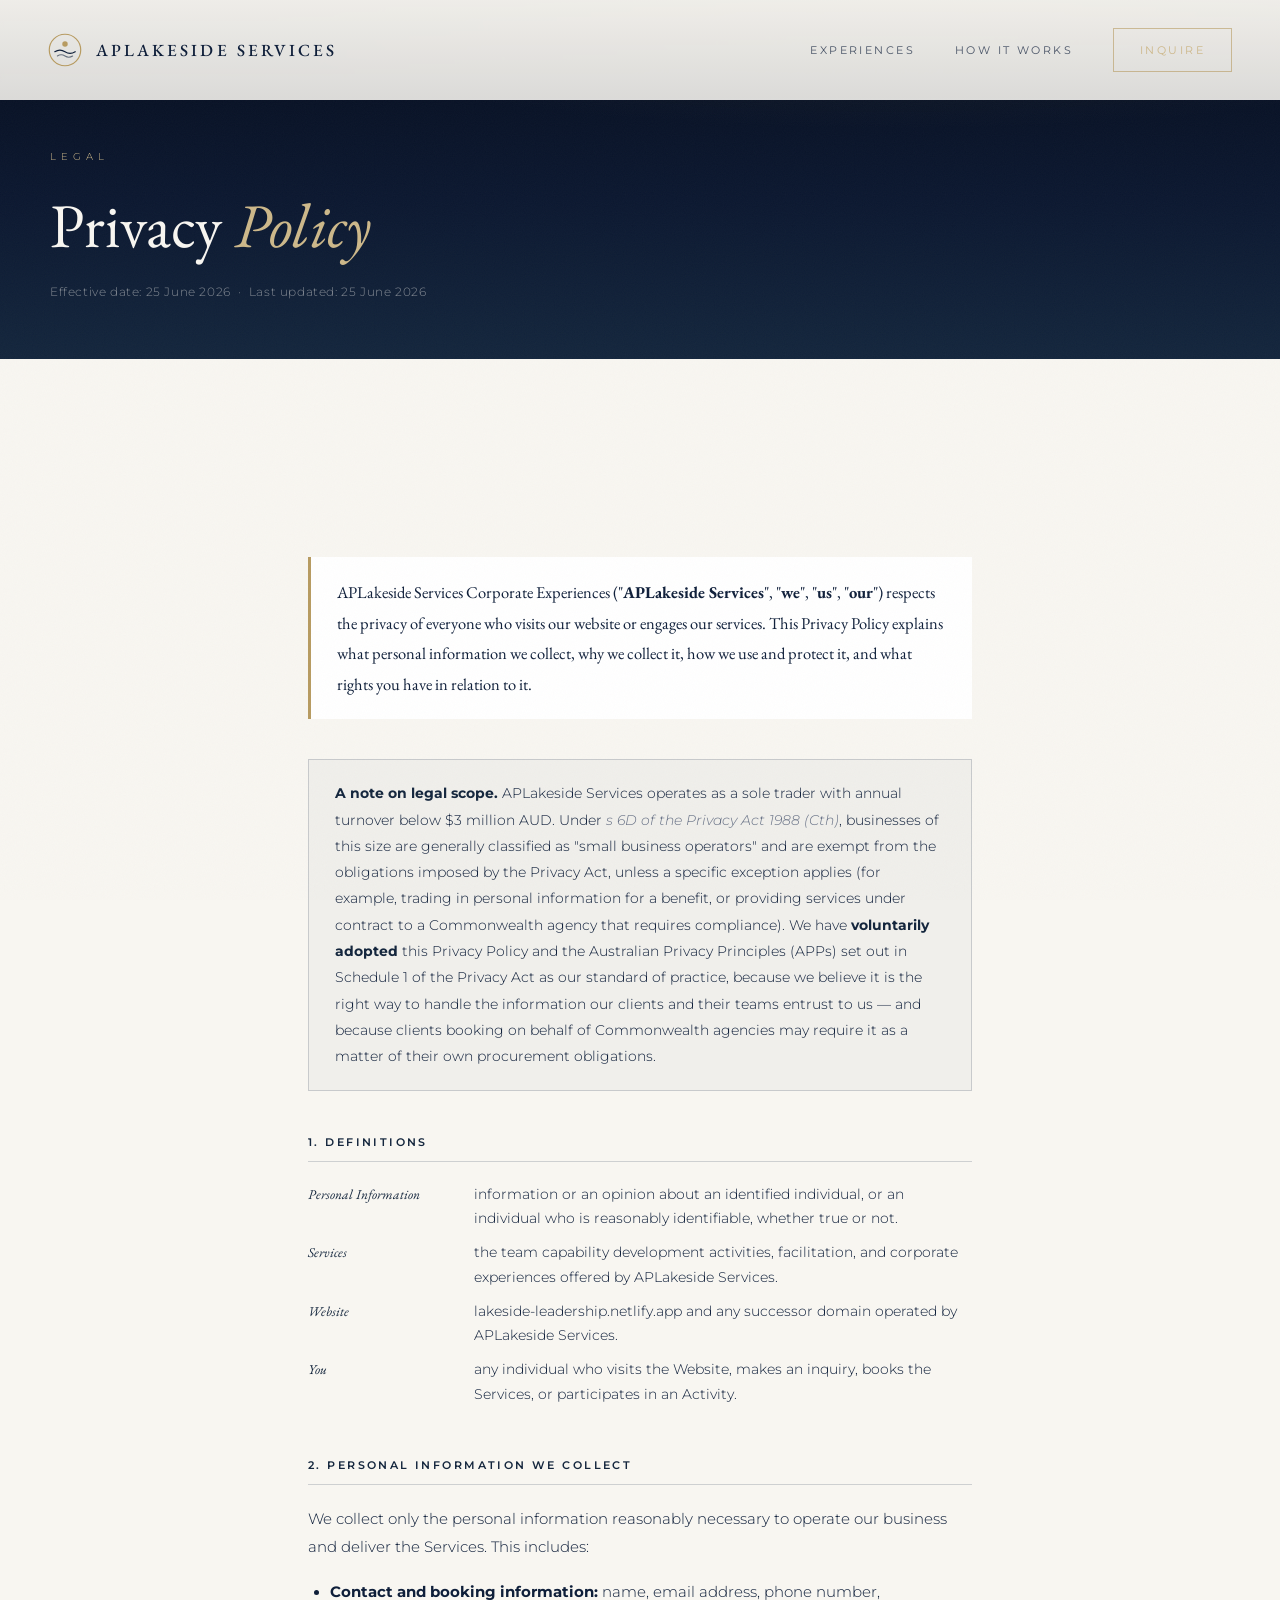
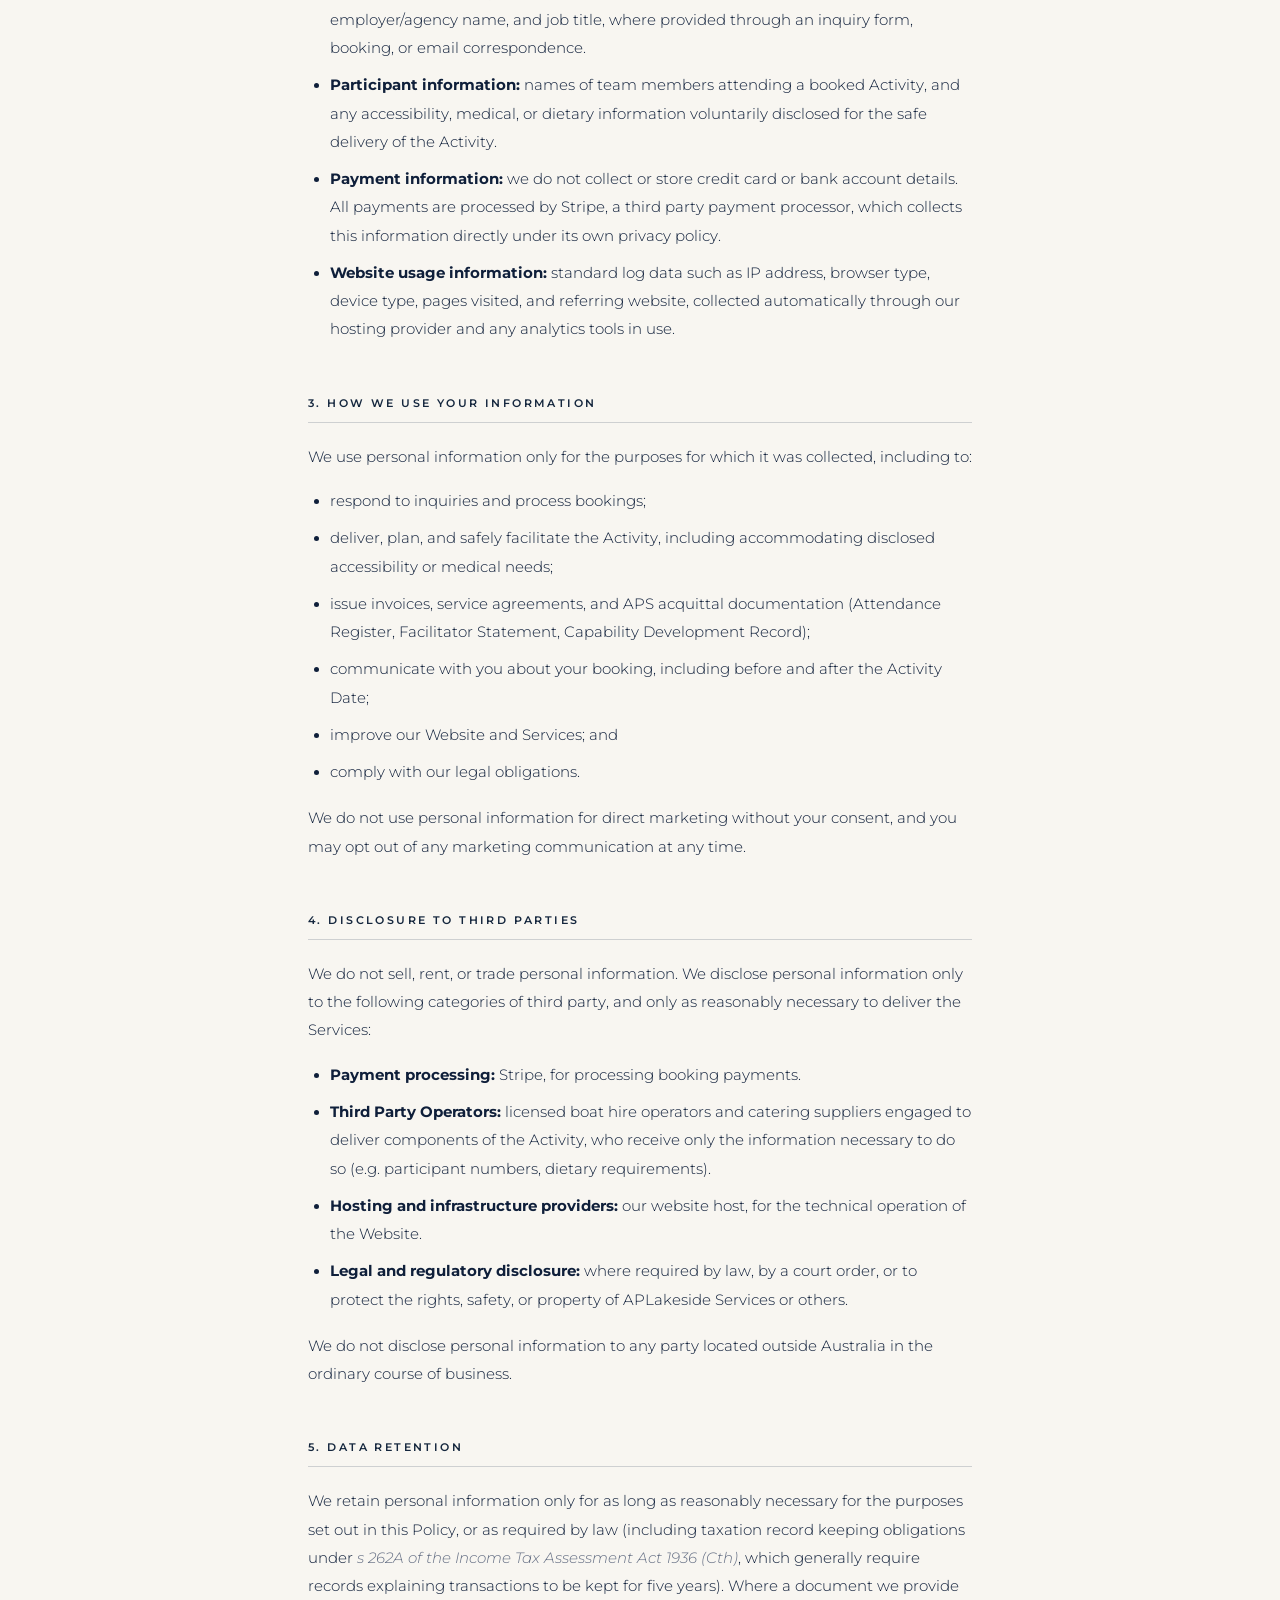
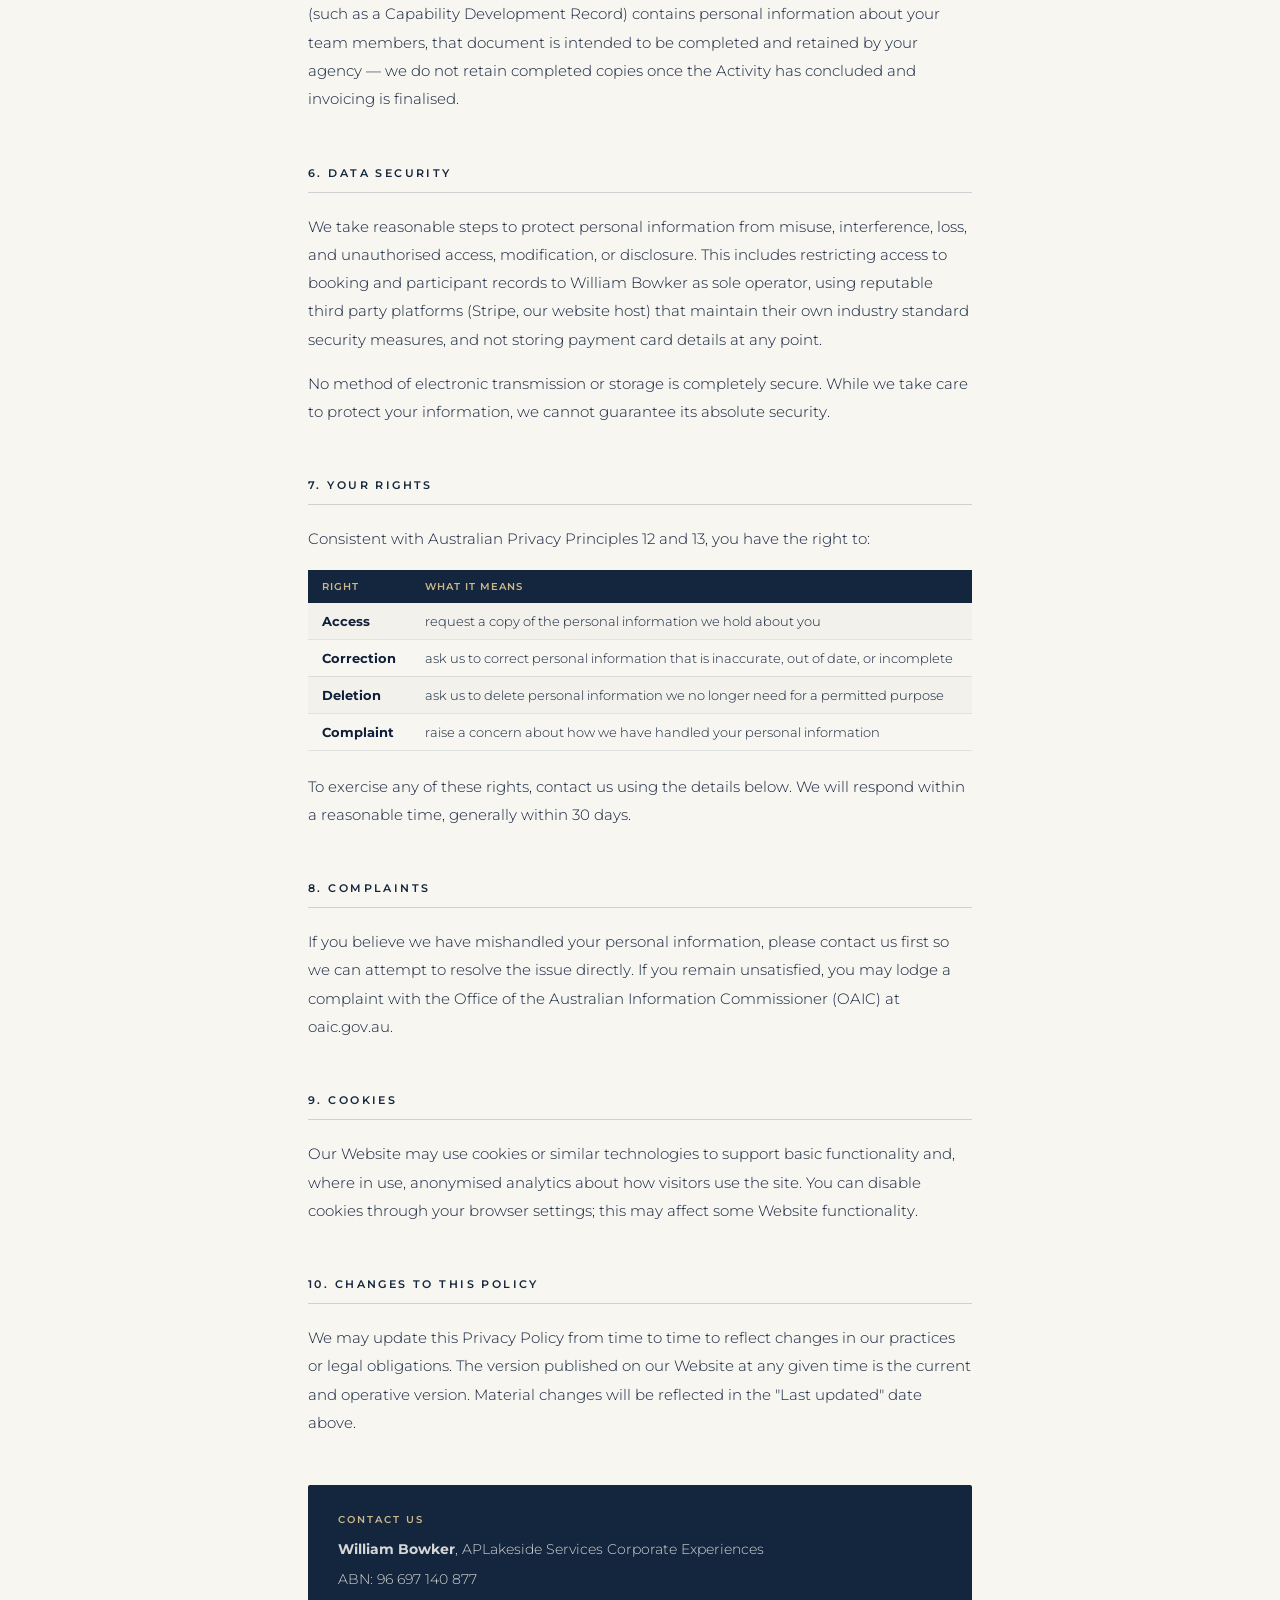
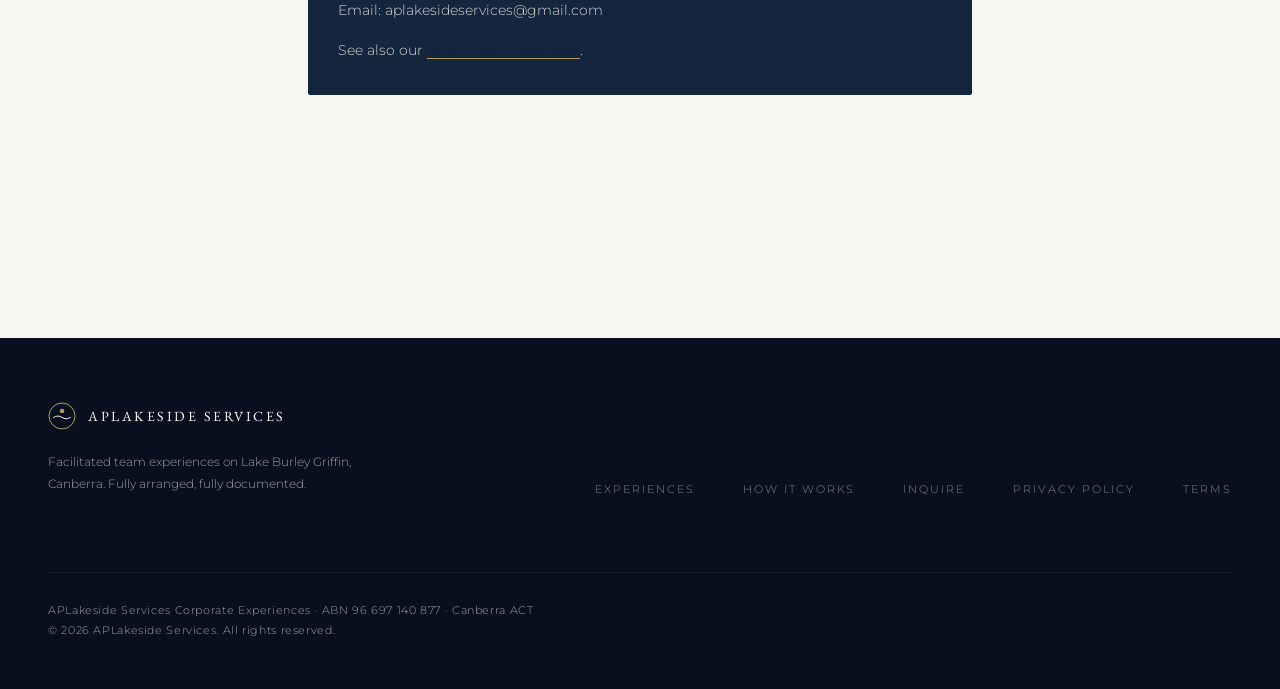
<file: privacy-policy.html>
<!DOCTYPE html>
<html lang="en-AU">
<head>
<meta charset="UTF-8">
<meta name="viewport" content="width=device-width, initial-scale=1.0">
<title>Privacy Policy — APLakeside Services</title>
<meta name="description" content="How APLakeside Services collects, uses, and protects personal information.">
<meta name="robots" content="noindex">
<link rel="preconnect" href="https://fonts.googleapis.com">
<link rel="preconnect" href="https://fonts.gstatic.com" crossorigin>
<link href="https://fonts.googleapis.com/css2?family=EB+Garamond:ital,wght@0,400;0,500;0,600;1,400;1,500&family=Montserrat:wght@300;400;500;600&display=swap" rel="stylesheet">
<link rel="stylesheet" href="styles.css">
<link rel="stylesheet" href="extra.css">
</head>
<body>
<div class="grain"></div>

<nav id="nav" class="visible scrolled">
  <a class="nav-mark" href="index.html">
    <svg viewBox="0 0 40 40" fill="none"><circle cx="20" cy="20" r="18.5" stroke="#B79B61" stroke-width="1.4"/><path d="M8 22c4-2.6 8-2.6 12 0s8 2.6 12 0" stroke="#F8F6F1" stroke-width="1.4" stroke-linecap="round"/><path d="M11 27c3-1.9 6-1.9 9 0s6 1.9 9 0" stroke="#F8F6F1" stroke-width="1.2" stroke-linecap="round" opacity=".6"/><circle cx="20" cy="13" r="3.2" fill="#B79B61"/></svg>
    <span>APLakeside Services</span>
  </a>
  <div class="nav-links">
    <a href="experiences.html">Experiences</a>
    <a href="how-it-works.html">How It Works</a>
    <a href="enquire.html" class="nav-enquire">Inquire</a>
  </div>
</nav>

<header class="page-hero legal-hero">
  <div class="ph-inner">
    <p class="k">Legal</p>
    <h1>Privacy <em>Policy</em></h1>
    <p class="legal-meta">Effective date: 25 June 2026 &nbsp;·&nbsp; Last updated: 25 June 2026</p>
  </div>
</header>

<section class="section-ivory">
  <div class="legal-wrap">

    <div class="legal-intro">
      APLakeside Services Corporate Experiences ("<strong>APLakeside Services</strong>", "<strong>we</strong>", "<strong>us</strong>", "<strong>our</strong>") respects the privacy of everyone who visits our website or engages our services. This Privacy Policy explains what personal information we collect, why we collect it, how we use and protect it, and what rights you have in relation to it.
    </div>

    <div class="legal-scope">
      <strong>A note on legal scope.</strong> APLakeside Services operates as a sole trader with annual turnover below $3 million AUD. Under <span class="legal-statute">s 6D of the Privacy Act 1988 (Cth)</span>, businesses of this size are generally classified as "small business operators" and are exempt from the obligations imposed by the Privacy Act, unless a specific exception applies (for example, trading in personal information for a benefit, or providing services under contract to a Commonwealth agency that requires compliance). We have <strong>voluntarily adopted</strong> this Privacy Policy and the Australian Privacy Principles (APPs) set out in Schedule 1 of the Privacy Act as our standard of practice, because we believe it is the right way to handle the information our clients and their teams entrust to us — and because clients booking on behalf of Commonwealth agencies may require it as a matter of their own procurement obligations.
    </div>

    <h2>1. Definitions</h2>
    <div class="legal-def"><span class="term">Personal Information</span><span>information or an opinion about an identified individual, or an individual who is reasonably identifiable, whether true or not.</span></div>
    <div class="legal-def"><span class="term">Services</span><span>the team capability development activities, facilitation, and corporate experiences offered by APLakeside Services.</span></div>
    <div class="legal-def"><span class="term">Website</span><span>lakeside-leadership.netlify.app and any successor domain operated by APLakeside Services.</span></div>
    <div class="legal-def"><span class="term">You</span><span>any individual who visits the Website, makes an inquiry, books the Services, or participates in an Activity.</span></div>

    <h2>2. Personal Information We Collect</h2>
    <p>We collect only the personal information reasonably necessary to operate our business and deliver the Services. This includes:</p>
    <ul>
      <li><strong>Contact and booking information:</strong> name, email address, phone number, employer/agency name, and job title, where provided through an inquiry form, booking, or email correspondence.</li>
      <li><strong>Participant information:</strong> names of team members attending a booked Activity, and any accessibility, medical, or dietary information voluntarily disclosed for the safe delivery of the Activity.</li>
      <li><strong>Payment information:</strong> we do not collect or store credit card or bank account details. All payments are processed by Stripe, a third party payment processor, which collects this information directly under its own privacy policy.</li>
      <li><strong>Website usage information:</strong> standard log data such as IP address, browser type, device type, pages visited, and referring website, collected automatically through our hosting provider and any analytics tools in use.</li>
    </ul>

    <h2>3. How We Use Your Information</h2>
    <p>We use personal information only for the purposes for which it was collected, including to:</p>
    <ul>
      <li>respond to inquiries and process bookings;</li>
      <li>deliver, plan, and safely facilitate the Activity, including accommodating disclosed accessibility or medical needs;</li>
      <li>issue invoices, service agreements, and APS acquittal documentation (Attendance Register, Facilitator Statement, Capability Development Record);</li>
      <li>communicate with you about your booking, including before and after the Activity Date;</li>
      <li>improve our Website and Services; and</li>
      <li>comply with our legal obligations.</li>
    </ul>
    <p>We do not use personal information for direct marketing without your consent, and you may opt out of any marketing communication at any time.</p>

    <h2>4. Disclosure to Third Parties</h2>
    <p>We do not sell, rent, or trade personal information. We disclose personal information only to the following categories of third party, and only as reasonably necessary to deliver the Services:</p>
    <ul>
      <li><strong>Payment processing:</strong> Stripe, for processing booking payments.</li>
      <li><strong>Third Party Operators:</strong> licensed boat hire operators and catering suppliers engaged to deliver components of the Activity, who receive only the information necessary to do so (e.g. participant numbers, dietary requirements).</li>
      <li><strong>Hosting and infrastructure providers:</strong> our website host, for the technical operation of the Website.</li>
      <li><strong>Legal and regulatory disclosure:</strong> where required by law, by a court order, or to protect the rights, safety, or property of APLakeside Services or others.</li>
    </ul>
    <p>We do not disclose personal information to any party located outside Australia in the ordinary course of business.</p>

    <h2>5. Data Retention</h2>
    <p>We retain personal information only for as long as reasonably necessary for the purposes set out in this Policy, or as required by law (including taxation record keeping obligations under <span class="legal-statute">s 262A of the Income Tax Assessment Act 1936 (Cth)</span>, which generally require records explaining transactions to be kept for five years). Where a document we provide (such as a Capability Development Record) contains personal information about your team members, that document is intended to be completed and retained by your agency — we do not retain completed copies once the Activity has concluded and invoicing is finalised.</p>

    <h2>6. Data Security</h2>
    <p>We take reasonable steps to protect personal information from misuse, interference, loss, and unauthorised access, modification, or disclosure. This includes restricting access to booking and participant records to William Bowker as sole operator, using reputable third party platforms (Stripe, our website host) that maintain their own industry standard security measures, and not storing payment card details at any point.</p>
    <p>No method of electronic transmission or storage is completely secure. While we take care to protect your information, we cannot guarantee its absolute security.</p>

    <h2>7. Your Rights</h2>
    <p>Consistent with Australian Privacy Principles 12 and 13, you have the right to:</p>
    <table class="legal-rights">
      <tr><th>Right</th><th>What it means</th></tr>
      <tr><td><strong>Access</strong></td><td>request a copy of the personal information we hold about you</td></tr>
      <tr><td><strong>Correction</strong></td><td>ask us to correct personal information that is inaccurate, out of date, or incomplete</td></tr>
      <tr><td><strong>Deletion</strong></td><td>ask us to delete personal information we no longer need for a permitted purpose</td></tr>
      <tr><td><strong>Complaint</strong></td><td>raise a concern about how we have handled your personal information</td></tr>
    </table>
    <p>To exercise any of these rights, contact us using the details below. We will respond within a reasonable time, generally within 30 days.</p>

    <h2>8. Complaints</h2>
    <p>If you believe we have mishandled your personal information, please contact us first so we can attempt to resolve the issue directly. If you remain unsatisfied, you may lodge a complaint with the Office of the Australian Information Commissioner (OAIC) at oaic.gov.au.</p>

    <h2>9. Cookies</h2>
    <p>Our Website may use cookies or similar technologies to support basic functionality and, where in use, anonymised analytics about how visitors use the site. You can disable cookies through your browser settings; this may affect some Website functionality.</p>

    <h2>10. Changes to This Policy</h2>
    <p>We may update this Privacy Policy from time to time to reflect changes in our practices or legal obligations. The version published on our Website at any given time is the current and operative version. Material changes will be reflected in the "Last updated" date above.</p>

    <div class="legal-contact">
      <div class="lc-head">Contact Us</div>
      <p><strong>William Bowker</strong>, APLakeside Services Corporate Experiences</p>
      <p>ABN: 96 697 140 877</p>
      <p>Email: aplakesideservices@gmail.com</p>
      <p class="legal-crosslink">See also our <a href="terms-and-conditions.html">Terms and Conditions</a>.</p>
    </div>

  </div>
</section>

<footer>
  <div class="f-left">
    <div class="mark">
      <svg viewBox="0 0 40 40" fill="none"><circle cx="20" cy="20" r="18.5" stroke="#B79B61" stroke-width="1.4"/><path d="M8 22c4-2.6 8-2.6 12 0s8 2.6 12 0" stroke="#F8F6F1" stroke-width="1.4" stroke-linecap="round"/><circle cx="20" cy="13" r="3.2" fill="#B79B61"/></svg>
      <span>APLakeside Services</span>
    </div>
    <p>Facilitated team experiences on Lake Burley Griffin, Canberra. Fully arranged, fully documented.</p>
  </div>
  <div class="f-right">
    <a href="experiences.html">Experiences</a>
    <a href="how-it-works.html">How It Works</a>
    <a href="enquire.html">Inquire</a>
    <a href="privacy-policy.html">Privacy Policy</a>
    <a href="terms-and-conditions.html">Terms</a>
  </div>
  <div class="f-legal">APLakeside Services Corporate Experiences · ABN 96 697 140 877 · Canberra ACT<br>© 2026 APLakeside Services. All rights reserved.</div>
</footer>
</body>
</html>
</file>
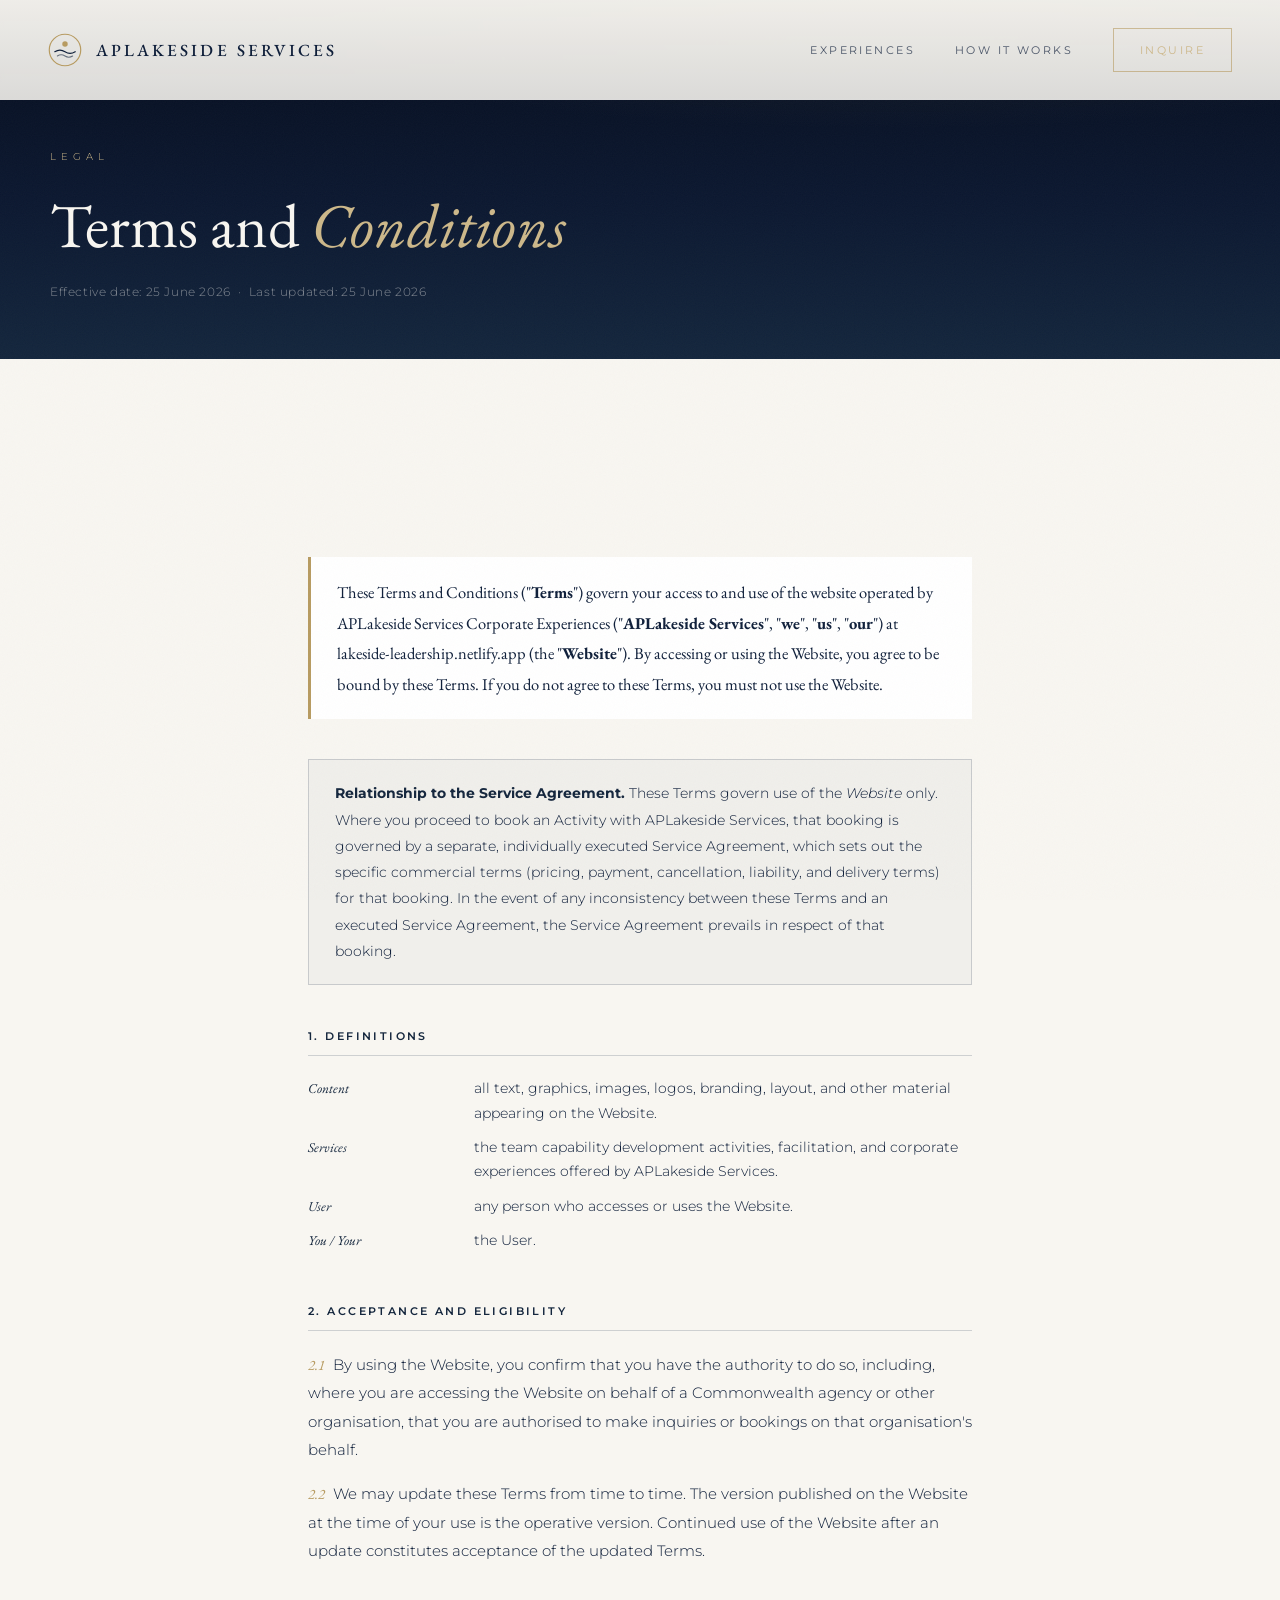
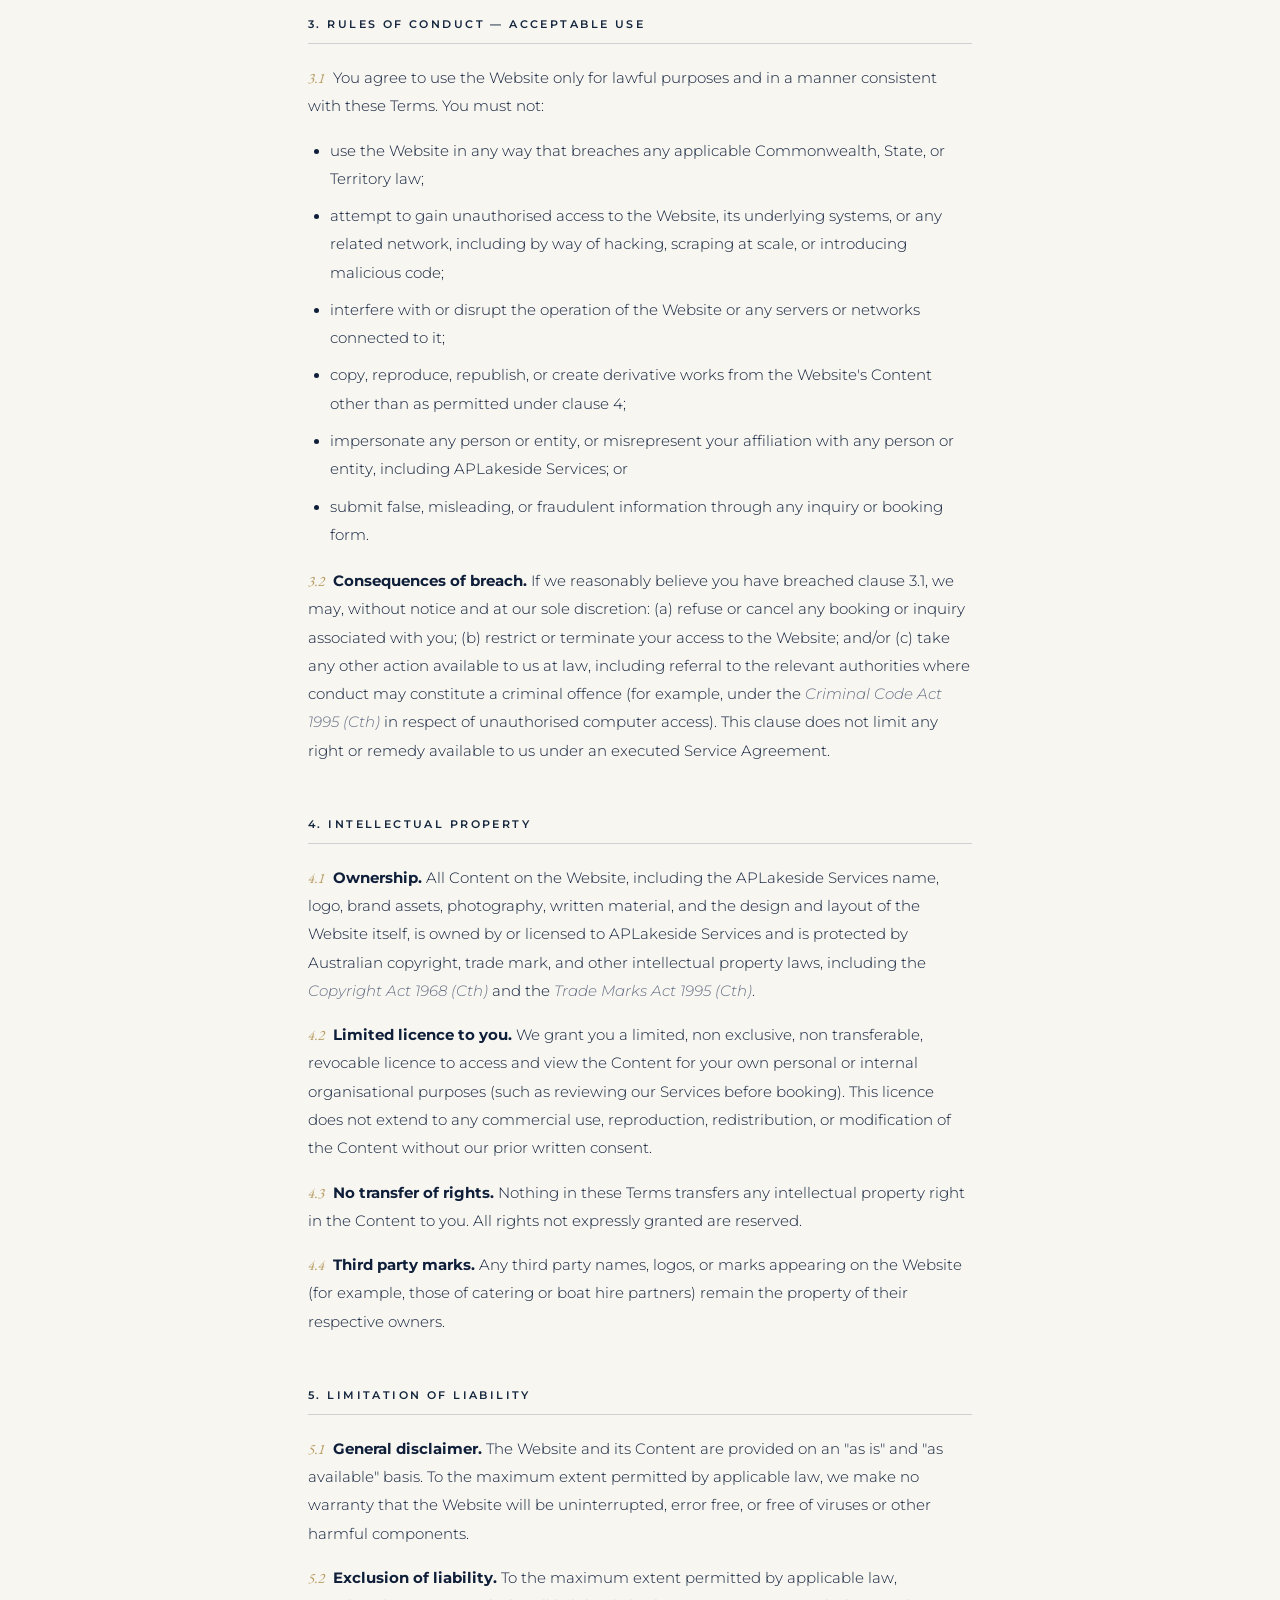
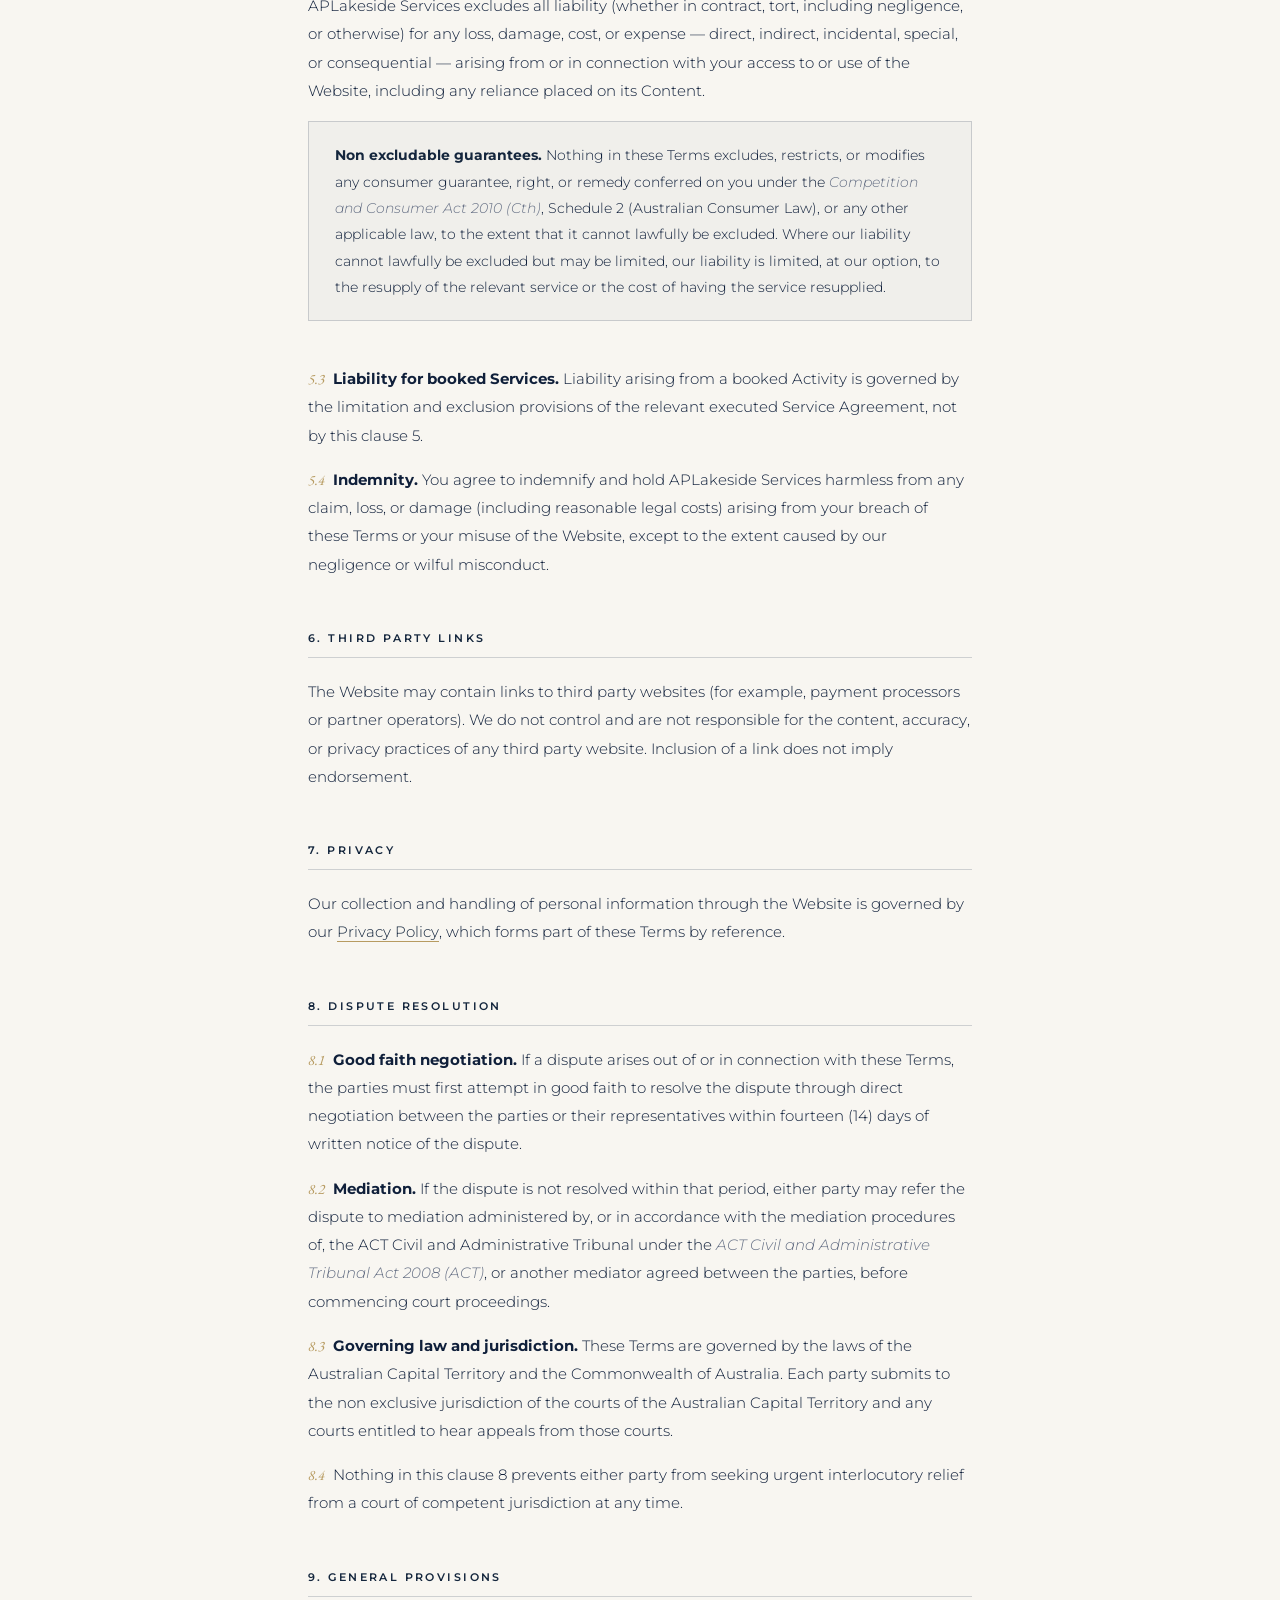
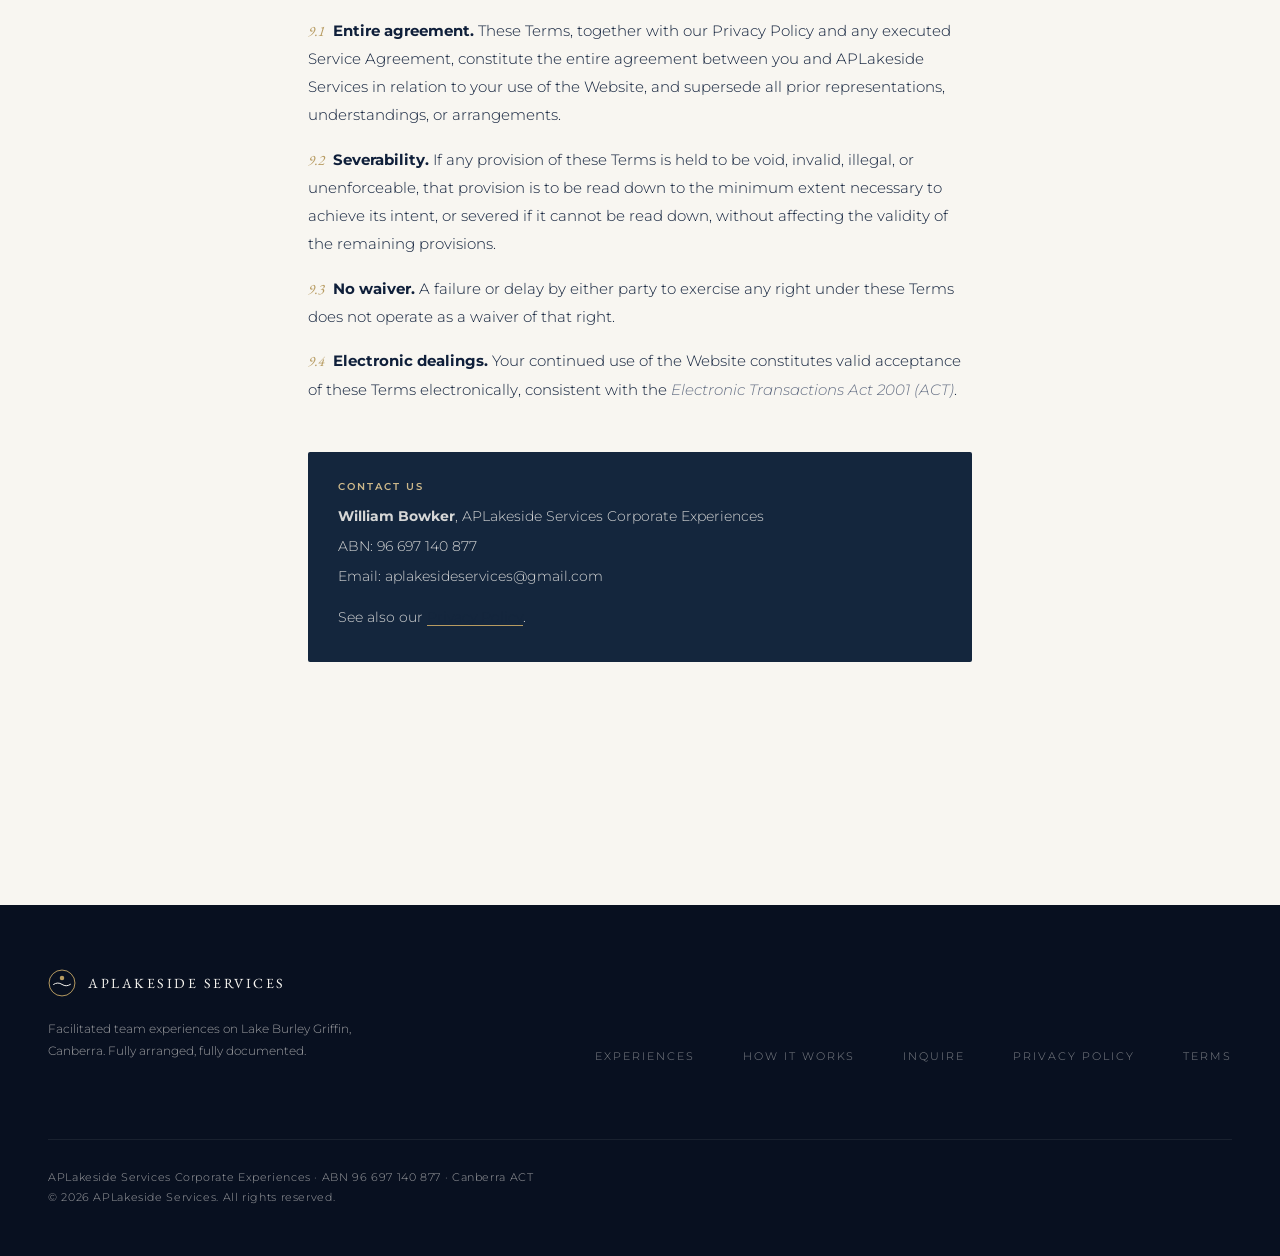
<file: terms-and-conditions.html>
<!DOCTYPE html>
<html lang="en-AU">
<head>
<meta charset="UTF-8">
<meta name="viewport" content="width=device-width, initial-scale=1.0">
<title>Terms and Conditions — APLakeside Services</title>
<meta name="description" content="Terms governing use of the APLakeside Services website.">
<meta name="robots" content="noindex">
<link rel="preconnect" href="https://fonts.googleapis.com">
<link rel="preconnect" href="https://fonts.gstatic.com" crossorigin>
<link href="https://fonts.googleapis.com/css2?family=EB+Garamond:ital,wght@0,400;0,500;0,600;1,400;1,500&family=Montserrat:wght@300;400;500;600&display=swap" rel="stylesheet">
<link rel="stylesheet" href="styles.css">
<link rel="stylesheet" href="extra.css">
</head>
<body>
<div class="grain"></div>

<nav id="nav" class="visible scrolled">
  <a class="nav-mark" href="index.html">
    <svg viewBox="0 0 40 40" fill="none"><circle cx="20" cy="20" r="18.5" stroke="#B79B61" stroke-width="1.4"/><path d="M8 22c4-2.6 8-2.6 12 0s8 2.6 12 0" stroke="#F8F6F1" stroke-width="1.4" stroke-linecap="round"/><path d="M11 27c3-1.9 6-1.9 9 0s6 1.9 9 0" stroke="#F8F6F1" stroke-width="1.2" stroke-linecap="round" opacity=".6"/><circle cx="20" cy="13" r="3.2" fill="#B79B61"/></svg>
    <span>APLakeside Services</span>
  </a>
  <div class="nav-links">
    <a href="experiences.html">Experiences</a>
    <a href="how-it-works.html">How It Works</a>
    <a href="enquire.html" class="nav-enquire">Inquire</a>
  </div>
</nav>

<header class="page-hero legal-hero">
  <div class="ph-inner">
    <p class="k">Legal</p>
    <h1>Terms and <em>Conditions</em></h1>
    <p class="legal-meta">Effective date: 25 June 2026 &nbsp;·&nbsp; Last updated: 25 June 2026</p>
  </div>
</header>

<section class="section-ivory">
  <div class="legal-wrap">

    <div class="legal-intro">
      These Terms and Conditions ("<strong>Terms</strong>") govern your access to and use of the website operated by APLakeside Services Corporate Experiences ("<strong>APLakeside Services</strong>", "<strong>we</strong>", "<strong>us</strong>", "<strong>our</strong>") at lakeside-leadership.netlify.app (the "<strong>Website</strong>"). By accessing or using the Website, you agree to be bound by these Terms. If you do not agree to these Terms, you must not use the Website.
    </div>

    <div class="legal-scope">
      <strong>Relationship to the Service Agreement.</strong> These Terms govern use of the <em>Website</em> only. Where you proceed to book an Activity with APLakeside Services, that booking is governed by a separate, individually executed Service Agreement, which sets out the specific commercial terms (pricing, payment, cancellation, liability, and delivery terms) for that booking. In the event of any inconsistency between these Terms and an executed Service Agreement, the Service Agreement prevails in respect of that booking.
    </div>

    <h2>1. Definitions</h2>
    <div class="legal-def"><span class="term">Content</span><span>all text, graphics, images, logos, branding, layout, and other material appearing on the Website.</span></div>
    <div class="legal-def"><span class="term">Services</span><span>the team capability development activities, facilitation, and corporate experiences offered by APLakeside Services.</span></div>
    <div class="legal-def"><span class="term">User</span><span>any person who accesses or uses the Website.</span></div>
    <div class="legal-def"><span class="term">You / Your</span><span>the User.</span></div>

    <h2>2. Acceptance and Eligibility</h2>
    <p><span class="legal-clause">2.1</span> By using the Website, you confirm that you have the authority to do so, including, where you are accessing the Website on behalf of a Commonwealth agency or other organisation, that you are authorised to make inquiries or bookings on that organisation's behalf.</p>
    <p><span class="legal-clause">2.2</span> We may update these Terms from time to time. The version published on the Website at the time of your use is the operative version. Continued use of the Website after an update constitutes acceptance of the updated Terms.</p>

    <h2>3. Rules of Conduct — Acceptable Use</h2>
    <p><span class="legal-clause">3.1</span> You agree to use the Website only for lawful purposes and in a manner consistent with these Terms. You must not:</p>
    <ul>
      <li>use the Website in any way that breaches any applicable Commonwealth, State, or Territory law;</li>
      <li>attempt to gain unauthorised access to the Website, its underlying systems, or any related network, including by way of hacking, scraping at scale, or introducing malicious code;</li>
      <li>interfere with or disrupt the operation of the Website or any servers or networks connected to it;</li>
      <li>copy, reproduce, republish, or create derivative works from the Website's Content other than as permitted under clause 4;</li>
      <li>impersonate any person or entity, or misrepresent your affiliation with any person or entity, including APLakeside Services; or</li>
      <li>submit false, misleading, or fraudulent information through any inquiry or booking form.</li>
    </ul>
    <p><span class="legal-clause">3.2</span> <strong>Consequences of breach.</strong> If we reasonably believe you have breached clause 3.1, we may, without notice and at our sole discretion: (a) refuse or cancel any booking or inquiry associated with you; (b) restrict or terminate your access to the Website; and/or (c) take any other action available to us at law, including referral to the relevant authorities where conduct may constitute a criminal offence (for example, under the <span class="legal-statute">Criminal Code Act 1995 (Cth)</span> in respect of unauthorised computer access). This clause does not limit any right or remedy available to us under an executed Service Agreement.</p>

    <h2>4. Intellectual Property</h2>
    <p><span class="legal-clause">4.1</span> <strong>Ownership.</strong> All Content on the Website, including the APLakeside Services name, logo, brand assets, photography, written material, and the design and layout of the Website itself, is owned by or licensed to APLakeside Services and is protected by Australian copyright, trade mark, and other intellectual property laws, including the <span class="legal-statute">Copyright Act 1968 (Cth)</span> and the <span class="legal-statute">Trade Marks Act 1995 (Cth)</span>.</p>
    <p><span class="legal-clause">4.2</span> <strong>Limited licence to you.</strong> We grant you a limited, non exclusive, non transferable, revocable licence to access and view the Content for your own personal or internal organisational purposes (such as reviewing our Services before booking). This licence does not extend to any commercial use, reproduction, redistribution, or modification of the Content without our prior written consent.</p>
    <p><span class="legal-clause">4.3</span> <strong>No transfer of rights.</strong> Nothing in these Terms transfers any intellectual property right in the Content to you. All rights not expressly granted are reserved.</p>
    <p><span class="legal-clause">4.4</span> <strong>Third party marks.</strong> Any third party names, logos, or marks appearing on the Website (for example, those of catering or boat hire partners) remain the property of their respective owners.</p>

    <h2>5. Limitation of Liability</h2>
    <p><span class="legal-clause">5.1</span> <strong>General disclaimer.</strong> The Website and its Content are provided on an "as is" and "as available" basis. To the maximum extent permitted by applicable law, we make no warranty that the Website will be uninterrupted, error free, or free of viruses or other harmful components.</p>
    <p><span class="legal-clause">5.2</span> <strong>Exclusion of liability.</strong> To the maximum extent permitted by applicable law, APLakeside Services excludes all liability (whether in contract, tort, including negligence, or otherwise) for any loss, damage, cost, or expense — direct, indirect, incidental, special, or consequential — arising from or in connection with your access to or use of the Website, including any reliance placed on its Content.</p>
    <div class="legal-scope">
      <strong>Non excludable guarantees.</strong> Nothing in these Terms excludes, restricts, or modifies any consumer guarantee, right, or remedy conferred on you under the <span class="legal-statute">Competition and Consumer Act 2010 (Cth)</span>, Schedule 2 (Australian Consumer Law), or any other applicable law, to the extent that it cannot lawfully be excluded. Where our liability cannot lawfully be excluded but may be limited, our liability is limited, at our option, to the resupply of the relevant service or the cost of having the service resupplied.
    </div>
    <p><span class="legal-clause">5.3</span> <strong>Liability for booked Services.</strong> Liability arising from a booked Activity is governed by the limitation and exclusion provisions of the relevant executed Service Agreement, not by this clause 5.</p>
    <p><span class="legal-clause">5.4</span> <strong>Indemnity.</strong> You agree to indemnify and hold APLakeside Services harmless from any claim, loss, or damage (including reasonable legal costs) arising from your breach of these Terms or your misuse of the Website, except to the extent caused by our negligence or wilful misconduct.</p>

    <h2>6. Third Party Links</h2>
    <p>The Website may contain links to third party websites (for example, payment processors or partner operators). We do not control and are not responsible for the content, accuracy, or privacy practices of any third party website. Inclusion of a link does not imply endorsement.</p>

    <h2>7. Privacy</h2>
    <p>Our collection and handling of personal information through the Website is governed by our <a href="privacy-policy.html" style="color:var(--navy);border-bottom:1px solid var(--gold);text-decoration:none">Privacy Policy</a>, which forms part of these Terms by reference.</p>

    <h2>8. Dispute Resolution</h2>
    <p><span class="legal-clause">8.1</span> <strong>Good faith negotiation.</strong> If a dispute arises out of or in connection with these Terms, the parties must first attempt in good faith to resolve the dispute through direct negotiation between the parties or their representatives within fourteen (14) days of written notice of the dispute.</p>
    <p><span class="legal-clause">8.2</span> <strong>Mediation.</strong> If the dispute is not resolved within that period, either party may refer the dispute to mediation administered by, or in accordance with the mediation procedures of, the ACT Civil and Administrative Tribunal under the <span class="legal-statute">ACT Civil and Administrative Tribunal Act 2008 (ACT)</span>, or another mediator agreed between the parties, before commencing court proceedings.</p>
    <p><span class="legal-clause">8.3</span> <strong>Governing law and jurisdiction.</strong> These Terms are governed by the laws of the Australian Capital Territory and the Commonwealth of Australia. Each party submits to the non exclusive jurisdiction of the courts of the Australian Capital Territory and any courts entitled to hear appeals from those courts.</p>
    <p><span class="legal-clause">8.4</span> Nothing in this clause 8 prevents either party from seeking urgent interlocutory relief from a court of competent jurisdiction at any time.</p>

    <h2>9. General Provisions</h2>
    <p><span class="legal-clause">9.1</span> <strong>Entire agreement.</strong> These Terms, together with our Privacy Policy and any executed Service Agreement, constitute the entire agreement between you and APLakeside Services in relation to your use of the Website, and supersede all prior representations, understandings, or arrangements.</p>
    <p><span class="legal-clause">9.2</span> <strong>Severability.</strong> If any provision of these Terms is held to be void, invalid, illegal, or unenforceable, that provision is to be read down to the minimum extent necessary to achieve its intent, or severed if it cannot be read down, without affecting the validity of the remaining provisions.</p>
    <p><span class="legal-clause">9.3</span> <strong>No waiver.</strong> A failure or delay by either party to exercise any right under these Terms does not operate as a waiver of that right.</p>
    <p><span class="legal-clause">9.4</span> <strong>Electronic dealings.</strong> Your continued use of the Website constitutes valid acceptance of these Terms electronically, consistent with the <span class="legal-statute">Electronic Transactions Act 2001 (ACT)</span>.</p>

    <div class="legal-contact">
      <div class="lc-head">Contact Us</div>
      <p><strong>William Bowker</strong>, APLakeside Services Corporate Experiences</p>
      <p>ABN: 96 697 140 877</p>
      <p>Email: aplakesideservices@gmail.com</p>
      <p class="legal-crosslink">See also our <a href="privacy-policy.html">Privacy Policy</a>.</p>
    </div>

  </div>
</section>

<footer>
  <div class="f-left">
    <div class="mark">
      <svg viewBox="0 0 40 40" fill="none"><circle cx="20" cy="20" r="18.5" stroke="#B79B61" stroke-width="1.4"/><path d="M8 22c4-2.6 8-2.6 12 0s8 2.6 12 0" stroke="#F8F6F1" stroke-width="1.4" stroke-linecap="round"/><circle cx="20" cy="13" r="3.2" fill="#B79B61"/></svg>
      <span>APLakeside Services</span>
    </div>
    <p>Facilitated team experiences on Lake Burley Griffin, Canberra. Fully arranged, fully documented.</p>
  </div>
  <div class="f-right">
    <a href="experiences.html">Experiences</a>
    <a href="how-it-works.html">How It Works</a>
    <a href="enquire.html">Inquire</a>
    <a href="privacy-policy.html">Privacy Policy</a>
    <a href="terms-and-conditions.html">Terms</a>
  </div>
  <div class="f-legal">APLakeside Services Corporate Experiences · ABN 96 697 140 877 · Canberra ACT<br>© 2026 APLakeside Services. All rights reserved.</div>
</footer>
</body>
</html>
</file>
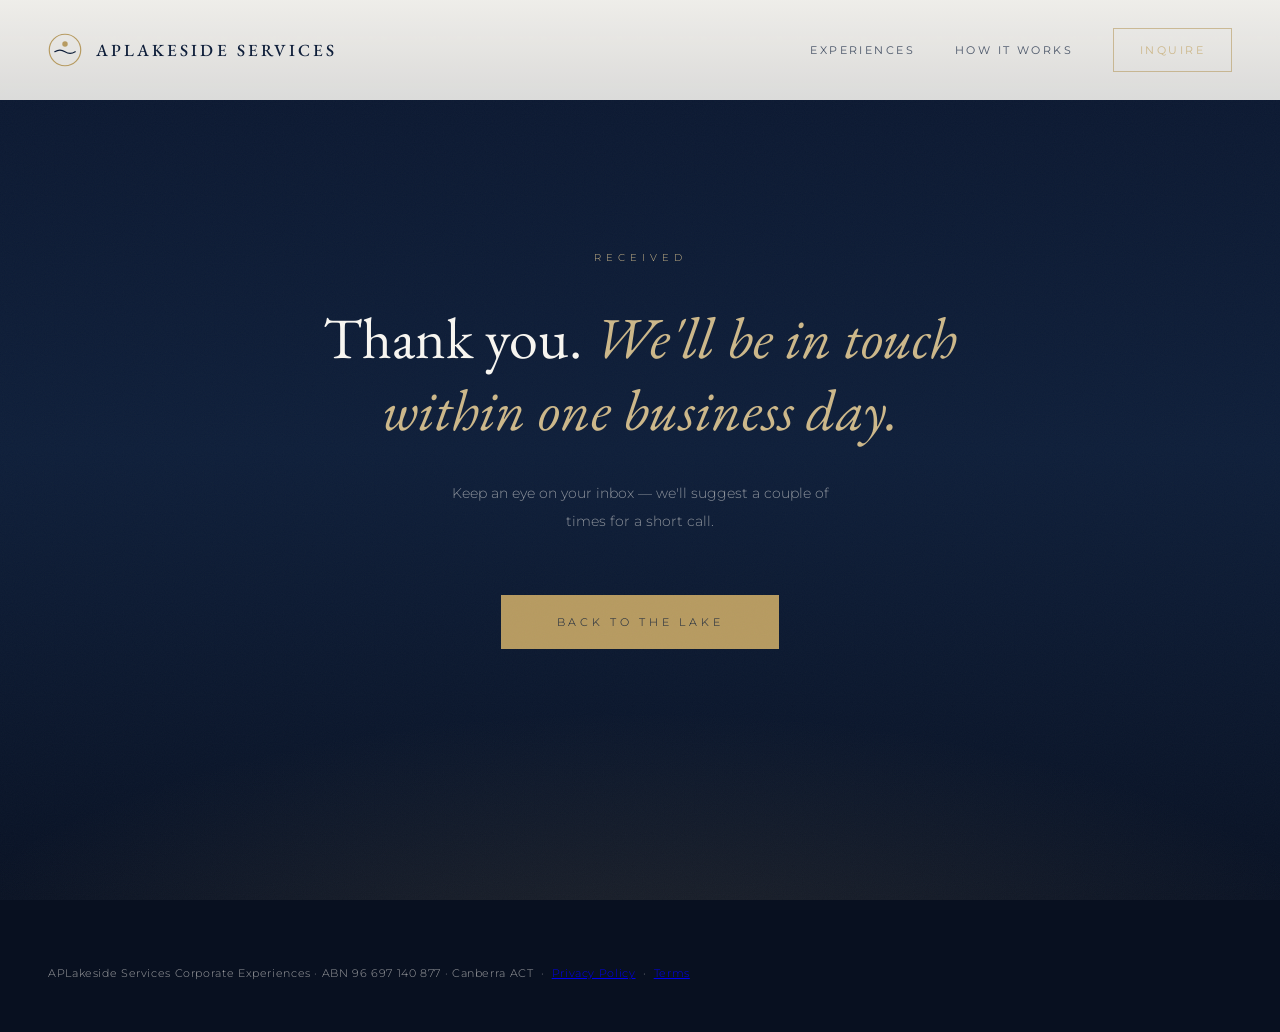
<file: thanks.html>
<!DOCTYPE html>
<html lang="en-AU">
<head>
<meta charset="UTF-8">
<meta name="viewport" content="width=device-width, initial-scale=1.0">
<title>Thank You — APLakeside Services</title>
<link rel="preconnect" href="https://fonts.googleapis.com">
<link rel="preconnect" href="https://fonts.gstatic.com" crossorigin>
<link href="https://fonts.googleapis.com/css2?family=EB+Garamond:ital,wght@0,400;0,500;0,600;1,400;1,500&family=Montserrat:wght@300;400;500;600&display=swap" rel="stylesheet">
<link rel="stylesheet" href="styles.css">
<link rel="stylesheet" href="extra.css">
</head>
<body>
<div class="grain"></div>

<nav id="nav" class="visible scrolled">
  <a class="nav-mark" href="index.html">
    <svg viewBox="0 0 40 40" fill="none"><circle cx="20" cy="20" r="18.5" stroke="#B79B61" stroke-width="1.4"/><path d="M8 22c4-2.6 8-2.6 12 0s8 2.6 12 0" stroke="#F8F6F1" stroke-width="1.4" stroke-linecap="round"/><circle cx="20" cy="13" r="3.2" fill="#B79B61"/></svg>
    <span>APLakeside Services</span>
  </a>
  <div class="nav-links">
    <a href="experiences.html">Experiences</a>
    <a href="how-it-works.html">How It Works</a>
    <a href="enquire.html" class="nav-enquire">Inquire</a>
  </div>
</nav>

<section class="scene-close" style="min-height:100vh">
  <div class="close-inner">
    <p class="close-k">Received</p>
    <h2 class="close-line">Thank you. <em>We'll be in touch within one business day.</em></h2>
    <p class="close-sub">Keep an eye on your inbox — we'll suggest a couple of times for a short call.</p>
    <a class="close-cta" href="index.html">Back to the lake</a>
  </div>
</section>

<footer>
  <div class="f-legal" style="margin-top:0;padding-top:0;border-top:none">APLakeside Services Corporate Experiences · ABN 96 697 140 877 · Canberra ACT &nbsp;·&nbsp; <a href="privacy-policy.html">Privacy Policy</a> &nbsp;·&nbsp; <a href="terms-and-conditions.html">Terms</a></div>
</footer>
</body>
</html>
</file>
<file: styles.css>
/* ============================================================
   APLAKESIDE SERVICES — immersive narrative homepage
   Palette: Deep Blue #0F1F3A · Navy #14263D · Gold #B79B61
            Ivory #F8F6F1 · Slate #667085 · Brown #4A2E1F
   Type: EB Garamond (display) · Montserrat (UI/body)
   ============================================================ */
:root{
  --ink:#0F1F3A;
  --navy:#14263D;
  --gold:#B79B61;
  --gold-soft:#cdb88a;
  --ivory:#F8F6F1;
  --slate:#667085;
  --brown:#4A2E1F;
  --serif:'EB Garamond', Georgia, serif;
  --sans:'Montserrat', -apple-system, sans-serif;
}
*{margin:0;padding:0;box-sizing:border-box}
html{scroll-behavior:smooth}
body{
  background:var(--ink);
  color:var(--ivory);
  font-family:var(--sans);
  font-weight:300;
  overflow-x:hidden;
  -webkit-font-smoothing:antialiased;
}
::selection{background:var(--gold);color:var(--ink)}
.sr-only{position:absolute;width:1px;height:1px;overflow:hidden;clip:rect(0,0,0,0);white-space:nowrap;padding:0;margin:0;border:0}

/* ---------- grain overlay (whole site) ---------- */
.grain{
  position:fixed;inset:0;pointer-events:none;z-index:90;opacity:.05;
  background-image:url("data:image/svg+xml,%3Csvg xmlns='http://www.w3.org/2000/svg' width='160' height='160'%3E%3Cfilter id='n'%3E%3CfeTurbulence type='fractalNoise' baseFrequency='0.9' numOctaves='2'/%3E%3C/filter%3E%3Crect width='160' height='160' filter='url(%23n)' opacity='0.6'/%3E%3C/svg%3E");
}

/* ---------- navigation: invisible until needed ---------- */
nav{
  position:fixed;top:0;left:0;right:0;z-index:100;
  display:flex;justify-content:space-between;align-items:center;
  padding:28px 48px;
  opacity:0;transform:translateY(-12px);
  transition:opacity .9s ease,transform .9s ease,background .5s ease;
}
nav.visible{opacity:1;transform:none}
nav.scrolled{background:linear-gradient(to bottom,rgba(248,246,241,.96),rgba(248,246,241,.88));backdrop-filter:blur(2px)}
.nav-mark{display:flex;align-items:center;gap:14px;text-decoration:none}
.nav-mark svg{width:34px;height:34px}
nav.scrolled .nav-links a:not(.nav-enquire){color:rgba(15,31,58,.72)}
nav.scrolled .nav-mark svg path[stroke="#F8F6F1"]{stroke:#0F1F3A}
.nav-mark span{
  font-family:var(--serif);font-size:17px;letter-spacing:.18em;
  text-transform:uppercase;color:#0F1F3A;font-weight:500;
}
.nav-links{display:flex;align-items:center;gap:40px}
.nav-links a{
  color:rgba(15,31,58,.72);text-decoration:none;
  font-size:11px;letter-spacing:.22em;text-transform:uppercase;font-weight:400;
  transition:color .3s;
}
.nav-links a:hover{color:var(--gold-soft)}
.nav-enquire{
  border:1px solid rgba(183,155,97,.6)!important;color:var(--gold-soft)!important;
  padding:14px 26px;min-height:44px;display:inline-flex;align-items:center;transition:all .3s!important;
}
.nav-enquire:hover{background:var(--gold);color:var(--ink)!important;border-color:var(--gold)!important}

/* ============================================================
   SCENE 1 — ARRIVAL. Darkness, water, one sentence.
   No logo dominance. No CTA. No explanation.
   ============================================================ */
.scene-arrival{
  position:relative;height:100vh;height:100dvh;min-height:680px;
  display:flex;align-items:center;justify-content:center;
  overflow:hidden;
}
.arrival-sky{
  position:absolute;inset:0;
  background:
    radial-gradient(ellipse 120% 70% at 50% 110%, #2a3c5c 0%, transparent 60%),
    radial-gradient(ellipse 80% 50% at 50% 100%, rgba(183,155,97,.14) 0%, transparent 55%),
    linear-gradient(to bottom, #060d1c 0%, #0c1830 45%, #14263D 100%);
}
.arrival-water{
  position:absolute;left:0;right:0;bottom:0;height:34%;
  background:linear-gradient(to bottom, #101f38 0%, #0a1426 100%);
}
.arrival-water::before{ /* horizon light path on water */
  content:'';position:absolute;left:50%;top:0;transform:translateX(-50%);
  width:38%;height:100%;
  background:linear-gradient(to bottom, rgba(183,155,97,.16), rgba(183,155,97,.02) 70%, transparent);
  filter:blur(6px);
}
.ripple{
  position:absolute;height:1px;left:50%;transform:translateX(-50%);
  background:linear-gradient(to right, transparent, rgba(205,184,138,.35), transparent);
  animation:rippleDrift 9s ease-in-out infinite;
}
@keyframes rippleDrift{
  0%,100%{opacity:.15;width:24%}
  50%{opacity:.5;width:34%}
}
.arrival-hills{ /* Black Mountain + tower silhouette */
  position:absolute;left:0;right:0;bottom:33.5%;height:22vh;min-height:120px;
  opacity:.85;
}
.arrival-hills svg{width:100%;height:100%;display:block}
.arrival-text{
  position:relative;z-index:5;text-align:center;max-width:880px;padding:0 32px;
}
.arrival-kicker{
  font-size:11px;letter-spacing:.45em;text-transform:uppercase;
  color:var(--gold-soft);margin-bottom:36px;
  opacity:0;animation:fadeUp 2.2s ease .8s forwards;
}
.arrival-line{
  font-family:var(--serif);font-weight:400;
  font-size:clamp(34px,5.2vw,68px);line-height:1.18;
  color:var(--ivory);
}
.arrival-line .w{
  display:inline-block;opacity:0;transform:translateY(26px);
  animation:fadeUp 1.6s cubic-bezier(.22,.7,.3,1) forwards;
}
.arrival-sub{
  margin-top:42px;font-family:var(--serif);font-style:italic;
  font-size:clamp(16px,1.6vw,20px);color:rgba(248,246,241,.55);
  opacity:0;animation:fadeUp 2s ease 3.4s forwards;
}
@keyframes fadeUp{to{opacity:1;transform:none}}
.scroll-cue{
  position:absolute;bottom:38px;left:50%;transform:translateX(-50%);
  display:flex;align-items:center;justify-content:center;z-index:5;
  opacity:0;animation:fadeUp 2s ease 4.2s forwards,cueBob 2.2s ease-in-out 4.2s infinite;
}
@keyframes cueBob{0%,100%{transform:translate(-50%,0)}50%{transform:translate(-50%,8px)}}

/* ============================================================
   SCENE 2 — THE PLACE. The lake introduces itself.
   ============================================================ */
.scene-place{
  position:relative;padding:13vh 0 12vh;overflow:hidden;
  background:linear-gradient(to bottom,#14263D 0%,#1a2e49 55%,#21395a 100%);
}
.place-inner{max-width:1280px;margin:0 auto;padding:0 48px;position:relative}
.place-coord{
  font-size:10px;letter-spacing:.5em;text-transform:uppercase;
  color:var(--gold-soft);margin-bottom:30px;
}
.place-line{
  font-family:var(--serif);font-weight:400;
  font-size:clamp(30px,4.4vw,58px);line-height:1.22;max-width:14em;
}
.place-line em{font-style:italic;color:var(--gold-soft)}
.place-body{
  margin-top:44px;max-width:430px;font-size:15px;line-height:2;
  color:rgba(248,246,241,.66);margin-left:clamp(0px,22vw,420px);
}
.place-float{ /* drifting label, like an exhibition plaque */
  position:absolute;right:48px;top:-6vh;text-align:right;
  font-family:var(--serif);font-style:italic;font-size:15px;
  color:rgba(248,246,241,.4);line-height:1.9;
}

/* ============================================================
   SCENE 3 — THE REALITY. Editorial, ivory, asymmetric.
   ============================================================ */
.scene-reality{
  position:relative;background:var(--ivory);color:var(--ink);
  padding:11vh 0 14vh;overflow:hidden;
}
.reality-inner{max-width:1280px;margin:0 auto;padding:0 48px;position:relative}
.reality-num{
  position:absolute;top:-9vh;right:24px;
  font-family:var(--serif);font-size:clamp(140px,22vw,300px);
  color:rgba(20,38,61,.05);line-height:1;user-select:none;
}
.reality-kicker{font-size:10px;letter-spacing:.5em;text-transform:uppercase;color:var(--gold);margin-bottom:34px}
.reality-line{
  font-family:var(--serif);font-weight:500;
  font-size:clamp(32px,4.8vw,62px);line-height:1.16;max-width:11.5em;color:var(--navy);
}
.reality-line .strike{position:relative;white-space:nowrap}
.reality-cols{
  display:grid;grid-template-columns:1fr 1fr;gap:80px;
  margin-top:9vh;align-items:start;
}
.reality-cols .lead{
  font-family:var(--serif);font-size:clamp(19px,2vw,24px);
  line-height:1.7;color:var(--navy);font-style:italic;
  border-left:1px solid var(--gold);padding-left:32px;
}
.reality-cols .copy{font-size:15px;line-height:2.1;color:var(--slate);max-width:46ch}
.reality-cols .copy p+p{margin-top:1.6em}

/* ============================================================
   SCENE 4 — THE EXPERIENCE. A day in three movements.
   Large imagery, editorial captions, overlapping layout.
   ============================================================ */
.scene-day{
  position:relative;background:linear-gradient(to bottom,var(--ivory) 0%,#ece8df 100%);
  color:var(--ink);padding:6vh 0 11vh;overflow:hidden;
}
.day-head{max-width:1280px;margin:0 auto 10vh;padding:0 48px}
.day-head .k{font-size:10px;letter-spacing:.5em;text-transform:uppercase;color:var(--gold);margin-bottom:30px}
.day-head h2{
  font-family:var(--serif);font-weight:500;
  font-size:clamp(30px,4.2vw,56px);line-height:1.2;color:var(--navy);max-width:13em;
}
.movement{
  max-width:1280px;margin:0 auto;padding:0 48px;
  display:grid;grid-template-columns:repeat(12,1fr);gap:0 24px;
  align-items:center;margin-bottom:9vh;position:relative;
}
.movement:last-child{margin-bottom:0}
.m-photo{
  position:relative;height:clamp(300px,40vh,440px);overflow:hidden;
  box-shadow:0 40px 80px -30px rgba(15,31,58,.35);
}
.m-photo .ph{position:absolute;inset:0;transition:transform 1.4s ease}
.movement:hover .ph{transform:scale(1.04)}
.m-photo .veil{position:absolute;inset:0;background:linear-gradient(to top,rgba(15,31,58,.35),transparent 45%)}
.m-text{position:relative;z-index:3}
.m-time{
  font-family:var(--serif);font-style:italic;font-size:15px;color:var(--gold);
  margin-bottom:22px;display:flex;align-items:center;gap:16px;
}
.m-time::before{content:'';width:44px;height:1px;background:var(--gold)}
.m-text h3{
  font-family:var(--serif);font-weight:500;
  font-size:clamp(26px,3vw,40px);line-height:1.25;color:var(--navy);margin-bottom:24px;
}
.m-text p{font-size:14.5px;line-height:2;color:var(--slate);max-width:40ch}
/* movement layouts — deliberately asymmetric, overlapping */
.movement.m1 .m-photo{grid-column:1/8;grid-row:1}
.movement.m1 .m-text{grid-column:8/13;grid-row:1;margin-left:-60px;background:var(--ivory);padding:52px 48px;box-shadow:0 30px 60px -30px rgba(15,31,58,.25)}
.movement.m2 .m-photo{grid-column:6/13;grid-row:1}
.movement.m2 .m-text{grid-column:1/6;grid-row:1;margin-right:-60px;z-index:3;background:var(--navy);color:var(--ivory);padding:52px 48px;box-shadow:0 30px 60px -30px rgba(15,31,58,.45)}
.movement.m2 .m-text h3{color:var(--ivory)}
.movement.m2 .m-text p{color:rgba(248,246,241,.7)}
.movement.m3 .m-photo{grid-column:1/8;grid-row:1}
.movement.m3 .m-text{grid-column:8/13;grid-row:1;margin-left:-60px;background:var(--ivory);padding:52px 48px;box-shadow:0 30px 60px -30px rgba(15,31,58,.25)}
/* photo placeholder treatments — replace with real photography */
.ph-water{background:
  radial-gradient(ellipse 90% 60% at 50% 20%, rgba(205,184,138,.5) 0%, transparent 55%),
  linear-gradient(to bottom,#7a8db0 0%,#3a517a 35%,#1d3354 70%,#14263D 100%)}
.ph-table{background:
  radial-gradient(ellipse 70% 80% at 30% 30%, rgba(205,184,138,.55) 0%, transparent 60%),
  linear-gradient(135deg,#4A2E1F 0%,#2c1d14 60%,#1a120c 100%)}
.ph-session{background:
  radial-gradient(ellipse 80% 70% at 70% 25%, rgba(183,155,97,.35) 0%, transparent 55%),
  linear-gradient(to bottom,#22395a 0%,#14263D 60%,#0F1F3A 100%)}

/* ============================================================
   SCENE 5 — THE SESSION. Dark room. Honest about substance.
   ============================================================ */
.scene-session{
  position:relative;background:var(--ink);padding:22vh 0;overflow:hidden;
}
.scene-session::before{
  content:'';position:absolute;inset:0;
  background:radial-gradient(ellipse 70% 60% at 80% 10%, rgba(183,155,97,.08), transparent 60%);
}
.session-inner{max-width:1080px;margin:0 auto;padding:0 48px;position:relative}
.session-k{font-size:10px;letter-spacing:.5em;text-transform:uppercase;color:var(--gold-soft);margin-bottom:34px}
.session-line{
  font-family:var(--serif);font-weight:400;
  font-size:clamp(28px,4vw,52px);line-height:1.28;max-width:17em;
}
.session-line em{font-style:italic;color:var(--gold-soft)}
.session-grid{
  display:grid;grid-template-columns:repeat(3,1fr);gap:1px;
  background:rgba(183,155,97,.18);margin-top:10vh;
}
.session-cell{background:var(--ink);padding:44px 36px 48px}
.session-cell .n{font-family:var(--serif);font-style:italic;font-size:14px;color:var(--gold);margin-bottom:20px;display:block}
.session-cell h4{font-family:var(--serif);font-weight:500;font-size:21px;line-height:1.4;margin-bottom:16px;color:var(--ivory)}
.session-cell p{font-size:13.5px;line-height:1.95;color:rgba(248,246,241,.6)}
.session-doc{
  margin-top:10vh;display:flex;gap:56px;align-items:flex-start;
  border-top:1px solid rgba(183,155,97,.2);padding-top:7vh;
}
.session-doc .l{flex:0 0 38%}
.session-doc .l h4{font-family:var(--serif);font-weight:500;font-size:clamp(22px,2.4vw,30px);line-height:1.35;color:var(--ivory)}
.session-doc .r{font-size:14px;line-height:2.05;color:rgba(248,246,241,.62);max-width:52ch}
.session-doc .r p+p{margin-top:1.4em}
.doc-list{list-style:none;margin-top:1.6em}
.doc-list li{
  display:flex;gap:18px;padding:13px 0;align-items:baseline;
  border-bottom:1px solid rgba(248,246,241,.08);font-size:13.5px;color:rgba(248,246,241,.75);
}
.doc-list li span{font-family:var(--serif);font-style:italic;color:var(--gold);font-size:13px;min-width:24px}

/* ============================================================
   SCENE 6 — THE EXPERIENCES. Editorial index, not cards.
   ============================================================ */
.scene-tiers{background:var(--ivory);color:var(--ink);padding:20vh 0;position:relative}
.tiers-inner{max-width:1180px;margin:0 auto;padding:0 48px}
.tiers-k{font-size:10px;letter-spacing:.5em;text-transform:uppercase;color:var(--gold);margin-bottom:34px}
.tiers-h{
  font-family:var(--serif);font-weight:500;
  font-size:clamp(30px,4.2vw,56px);line-height:1.2;color:var(--navy);max-width:12em;margin-bottom:11vh;
}
.tier{
  display:grid;grid-template-columns:90px 1fr 1.1fr auto;gap:40px;
  align-items:baseline;padding:54px 0;border-top:1px solid rgba(20,38,61,.14);
  transition:background .4s ease;position:relative;
}
.tier:last-of-type{border-bottom:1px solid rgba(20,38,61,.14)}
.tier:hover{background:rgba(183,155,97,.05)}
.tier .idx{font-family:var(--serif);font-style:italic;font-size:18px;color:var(--gold)}
.tier .name{font-family:var(--serif);font-weight:500;font-size:clamp(24px,2.6vw,34px);color:var(--navy)}
.tier .name small{
  display:block;font-family:var(--sans);font-weight:400;font-size:10.5px;
  letter-spacing:.3em;text-transform:uppercase;color:var(--slate);margin-top:12px;
}
.tier .desc{font-size:14px;line-height:1.95;color:var(--slate);max-width:44ch}
.tier .price{text-align:right;white-space:nowrap}
.tier .price .from{font-size:10px;letter-spacing:.3em;text-transform:uppercase;color:var(--slate);display:block;margin-bottom:8px}
.tier .price .amt{font-family:var(--serif);font-size:clamp(24px,2.4vw,32px);color:var(--navy)}
.tier .price .gst{font-size:11px;color:var(--slate);margin-left:6px}
.tier .badge{
  position:absolute;top:-1px;left:130px;
  font-size:9px;letter-spacing:.34em;text-transform:uppercase;
  background:var(--navy);color:var(--gold-soft);padding:7px 16px;
}
.tiers-note{
  margin-top:8vh;font-family:var(--serif);font-style:italic;
  font-size:16px;color:var(--slate);max-width:52ch;line-height:1.9;
}

/* ============================================================
   SCENE 7 — DEPARTURE. Back to the water. One door out.
   ============================================================ */
.scene-close{
  position:relative;min-height:92vh;display:flex;align-items:center;justify-content:center;
  overflow:hidden;text-align:center;
  background:
    radial-gradient(ellipse 100% 60% at 50% 115%, rgba(183,155,97,.16), transparent 60%),
    linear-gradient(to bottom,#0c1830 0%,#0F1F3A 50%,#091224 100%);
}
.close-inner{position:relative;z-index:4;padding:18vh 32px;max-width:840px}
.close-k{font-size:10px;letter-spacing:.5em;text-transform:uppercase;color:var(--gold-soft);margin-bottom:38px;display:flex;align-items:center;justify-content:center}
.close-line{
  font-family:var(--serif);font-weight:400;
  font-size:clamp(30px,4.6vw,58px);line-height:1.24;color:var(--ivory);
}
.close-line em{font-style:italic;color:var(--gold-soft)}
.close-sub{margin-top:34px;font-size:14px;line-height:2;color:rgba(248,246,241,.55);max-width:46ch;margin-left:auto;margin-right:auto}
.close-cta{
  display:inline-block;margin-top:60px;text-decoration:none;
  font-size:11px;letter-spacing:.34em;text-transform:uppercase;color:var(--ink);
  background:var(--gold);padding:20px 56px;transition:all .35s ease;
}
.close-cta:hover{background:var(--gold-soft);letter-spacing:.42em}
.close-alt{display:block;margin-top:28px;font-family:var(--serif);font-style:italic;font-size:14px;color:rgba(248,246,241,.45)}
.close-alt a{color:var(--gold-soft);text-decoration:none;border-bottom:1px solid rgba(183,155,97,.4)}

/* ---------- footer ---------- */
footer{
  background:#081020;padding:64px 48px 48px;
  display:flex;justify-content:space-between;align-items:flex-end;gap:40px;flex-wrap:wrap;
}
.f-left .mark{display:flex;align-items:center;gap:12px;margin-bottom:22px}
.f-left .mark svg{width:28px;height:28px}
.f-left .mark span{font-family:var(--serif);font-size:14px;letter-spacing:.18em;text-transform:uppercase;color:var(--ivory)}
.f-left p{font-size:11.5px;line-height:1.9;color:rgba(248,246,241,.62);max-width:40ch}
.f-right{display:flex;gap:48px;font-size:11px;letter-spacing:.18em;text-transform:uppercase}
.f-right a{color:rgba(248,246,241,.5);text-decoration:none;transition:color .3s}
.f-right a:hover{color:var(--gold-soft)}
.f-legal{width:100%;margin-top:36px;padding-top:28px;border-top:1px solid rgba(248,246,241,.07);
  font-size:10.5px;color:rgba(248,246,241,.62);letter-spacing:.06em;line-height:1.9}

/* ---------- reveal-on-scroll ---------- */
.reveal{opacity:0;transform:translateY(48px);transition:opacity 1.3s cubic-bezier(.2,.65,.3,1),transform 1.3s cubic-bezier(.2,.65,.3,1)}
.reveal.in{opacity:1;transform:none}
.reveal.d1{transition-delay:.15s}.reveal.d2{transition-delay:.3s}.reveal.d3{transition-delay:.45s}

/* ---------- parallax layers ---------- */
[data-plx]{will-change:transform}

/* ---------- accessibility: focus & motion ---------- */
a:focus-visible,button:focus-visible,input:focus-visible,select:focus-visible,textarea:focus-visible{
  outline:2px solid var(--gold);outline-offset:3px;border-radius:1px;
}
.nav-enquire:focus-visible,.t-cta:focus-visible,.close-cta:focus-visible,.enq-submit:focus-visible{
  outline-offset:4px;
}
@media(prefers-reduced-motion:reduce){
  *,*::before,*::after{
    animation-duration:.01ms!important;animation-iteration-count:1!important;
    transition-duration:.01ms!important;scroll-behavior:auto!important;
  }
  .ripple{animation:none!important;opacity:.3}
  [data-plx]{transform:none!important}
}

/* ---------- package timeline (overview, before drill-down) ---------- */
.pkg-timeline{margin-bottom:9vh}
.pkg-timeline-row{
  display:flex;align-items:flex-start;justify-content:space-between;
  position:relative;gap:0;
}
.pkg-timeline-row::before{
  content:'';position:absolute;top:14px;left:7%;right:7%;height:1px;
  background:rgba(20,38,61,.16);z-index:0;
}
.pkg-step{
  position:relative;z-index:1;flex:1;text-align:center;padding:0 18px;
  text-decoration:none;display:block;
}
.pkg-step .dot{
  width:28px;height:28px;border-radius:50%;margin:0 auto 22px;
  background:var(--ivory);border:1.5px solid var(--gold);
  display:flex;align-items:center;justify-content:center;
  font-family:var(--serif);font-style:italic;font-size:13px;color:var(--gold);
  transition:background .3s,color .3s;
}
.pkg-step:hover .dot,.pkg-step:focus-visible .dot{background:var(--gold);color:var(--ink)}
.pkg-step .pn{font-family:var(--serif);font-weight:500;font-size:19px;color:var(--navy);margin-bottom:6px}
.pkg-step .pt{font-size:10px;letter-spacing:.22em;text-transform:uppercase;color:var(--slate);margin-bottom:10px}
.pkg-step .pp{font-family:var(--serif);font-style:italic;font-size:14px;color:var(--gold)}
@media(max-width:980px){
  .pkg-timeline-row{flex-direction:column;gap:30px}
  .pkg-timeline-row::before{display:none}
  .pkg-step{display:flex;align-items:center;gap:18px;text-align:left;padding:0}
  .pkg-step .dot{margin:0;flex-shrink:0}
}

/* ---------- timeline component on dark sections ---------- */
.section-ink .pkg-timeline-row::before{background:rgba(248,246,241,.18)}
.section-ink .pkg-step .pn{color:var(--ivory)}
.section-ink .pkg-step .pt{color:rgba(248,246,241,.55)}
.section-ink .pkg-step .dot{background:var(--ink);border-color:var(--gold)}

/* ---------- responsive ---------- */
@media(max-width:980px){
  nav{padding:20px 24px}
  .nav-links a:not(.nav-enquire){display:none}
  .place-inner,.reality-inner,.day-head,.session-inner,.tiers-inner{padding:0 26px}
  .place-body{margin-left:0}
  .place-float{display:none}
  .reality-cols{grid-template-columns:1fr;gap:48px}
  .movement{display:block;padding:0 26px;margin-bottom:8vh}
  .m-photo{height:54vw;min-height:240px;max-height:380px}
  .movement .m-text{margin:-40px 20px 0!important;position:relative}
  .session-grid{grid-template-columns:1fr}
  .session-doc{flex-direction:column;gap:32px}
  .tier{grid-template-columns:1fr;gap:20px;padding:44px 0}
  .tier .price{text-align:left}
  .tier .badge{left:0}
  footer{padding:48px 26px 40px}
}
</file>
<file: extra.css>
/* ============ subpage additions ============ */
.page-hero{
  position:relative;min-height:56vh;display:flex;align-items:flex-end;
  padding:170px 48px 90px;overflow:hidden;
  background:
    radial-gradient(ellipse 90% 60% at 70% 0%, rgba(183,155,97,.1), transparent 60%),
    linear-gradient(to bottom,#060d1c 0%,#0c1830 55%,#14263D 100%);
}
.page-hero .ph-inner{max-width:1180px;margin:0 auto;width:100%}
.page-hero.ph-experiences{
  background:
    linear-gradient(to bottom,rgba(6,13,28,.78) 0%,rgba(12,24,48,.55) 55%,rgba(20,38,61,.82) 100%),
    url('photos/experiences-hero.jpg');
  background-size:cover;background-position:center 62%;
}
.page-hero .k{font-size:10px;letter-spacing:.5em;text-transform:uppercase;color:var(--gold-soft);margin-bottom:26px}
.page-hero h1{font-family:var(--serif);font-weight:400;font-size:clamp(34px,5vw,62px);line-height:1.18;color:var(--ivory);max-width:15em}
.page-hero h1 em{font-style:italic;color:var(--gold-soft)}
.page-hero .sub{margin-top:26px;font-size:14.5px;line-height:2;color:rgba(248,246,241,.6);max-width:52ch}
.wrap{max-width:1180px;margin:0 auto;padding:0 48px}
.section-ivory{background:var(--ivory);color:var(--ink);padding:13vh 0}
.section-ink{background:var(--ink);color:var(--ivory);padding:13vh 0}
.sec-k{font-size:10px;letter-spacing:.5em;text-transform:uppercase;color:var(--gold);margin-bottom:30px}
.sec-h{font-family:var(--serif);font-weight:500;font-size:clamp(26px,3.6vw,46px);line-height:1.22;color:var(--navy);max-width:14em}
.section-ink .sec-h{color:var(--ivory);font-weight:400}

/* tier detail blocks */
.tier-detail{display:grid;grid-template-columns:1fr 1.2fr;gap:72px;align-items:start;padding:80px 0;border-top:1px solid rgba(20,38,61,.12)}
.tier-detail:first-of-type{border-top:none;padding-top:0}
.tier-detail .t-head .idx{font-family:var(--serif);font-style:italic;font-size:16px;color:var(--gold);display:block;margin-bottom:18px}
.tier-detail h3{font-family:var(--serif);font-weight:500;font-size:clamp(28px,3.2vw,42px);color:var(--navy);margin-bottom:14px}
.tier-detail .t-tag{font-size:10.5px;letter-spacing:.3em;text-transform:uppercase;color:var(--slate);margin-bottom:30px}
.tier-detail .t-price{font-family:var(--serif);font-size:28px;color:var(--navy)}
.tier-detail .t-price small{font-family:var(--sans);font-size:11px;color:var(--slate);margin-left:8px}
.tier-detail .t-for{margin-top:28px;font-family:var(--serif);font-style:italic;font-size:16px;line-height:1.8;color:var(--slate);max-width:34ch}
.inc-list{list-style:none}
.inc-list li{display:flex;gap:20px;padding:17px 0;border-bottom:1px solid rgba(20,38,61,.1);font-size:14px;line-height:1.8;color:var(--ink);align-items:baseline}
.inc-list li span{font-family:var(--serif);font-style:italic;color:var(--gold);font-size:13px;min-width:26px}
.t-cta{display:inline-block;margin-top:36px;text-decoration:none;font-size:10.5px;letter-spacing:.3em;text-transform:uppercase;color:var(--navy);border:1px solid var(--gold);padding:15px 36px;transition:all .3s}
.t-cta:hover{background:var(--gold);color:var(--ink)}

/* structured spec blocks: Target Objective / Logistics / Output / Architecture / Procurement & Deliverables Pack */
.spec-block{margin-bottom:30px}
.spec-block:last-child{margin-bottom:0}
.spec-h{
  font-family:var(--sans);font-size:10.5px;font-weight:600;letter-spacing:.26em;text-transform:uppercase;
  color:var(--gold);margin-bottom:12px;
}
.spec-intro{font-size:14.5px;line-height:1.85;color:var(--ink);margin-bottom:10px}
.spec-list{list-style:none;margin:0}
.spec-list li{
  display:flex;gap:14px;padding:10px 0;border-bottom:1px solid rgba(20,38,61,.08);
  font-size:14px;line-height:1.75;color:var(--ink);align-items:baseline;
}
.spec-list li:last-child{border-bottom:none}
.spec-list li span{font-family:var(--serif);font-style:italic;color:var(--gold);font-size:13px;min-width:22px}
.spec-list .spec-sub{list-style:none;margin:8px 0 4px 36px}
.spec-list .spec-sub li{padding:6px 0;border-bottom:none;font-size:13.5px;color:var(--slate)}
.spec-list .spec-sub li span{color:var(--slate);min-width:18px}

/* ---------- 3D floaty pricing cards (pkg-timeline) ---------- */
.pkg-kicker{
  text-align:center;font-size:10px;letter-spacing:.4em;text-transform:uppercase;
  color:var(--gold);margin-bottom:54px;
}
.pkg-timeline-row{
  display:grid;grid-template-columns:repeat(3,1fr);gap:34px;align-items:start;
  padding:10px 0 30px;
}
.pkg-timeline-row::before{display:none}
.pkg-step{
  position:relative;background:#fff;border-radius:22px;padding:0 0 32px;
  display:flex;flex-direction:column;text-decoration:none;
  box-shadow:0 2px 4px rgba(20,38,61,.05),0 26px 50px -22px rgba(20,38,61,.28);
  border:1px solid rgba(20,38,61,.06);
  transition:transform .4s cubic-bezier(.2,.8,.2,1),box-shadow .4s;
}
.pkg-timeline-row .pkg-step:nth-child(1){transform:translateY(6px)}
.pkg-timeline-row .pkg-step:nth-child(2){transform:translateY(-14px)}
.pkg-timeline-row .pkg-step:nth-child(3){transform:translateY(4px)}
.pkg-step:hover,.pkg-step:focus-visible{
  box-shadow:0 6px 14px -4px rgba(20,38,61,.12),0 38px 64px -22px rgba(20,38,61,.36);
}
.pkg-timeline-row .pkg-step:nth-child(1):hover{transform:translateY(-4px)}
.pkg-timeline-row .pkg-step:nth-child(2):hover{transform:translateY(-22px)}
.pkg-timeline-row .pkg-step:nth-child(3):hover{transform:translateY(-6px)}
.pkg-most{
  position:absolute;top:-13px;left:50%;transform:translateX(-50%);z-index:2;
  background:var(--gold);color:var(--ink);font-family:var(--sans);font-size:9.5px;font-weight:600;
  letter-spacing:.18em;text-transform:uppercase;padding:7px 18px;border-radius:999px;
  box-shadow:0 8px 16px -6px rgba(20,38,61,.4);white-space:nowrap;
}
.pkg-photo-wrap{
  position:relative;border-radius:22px 22px 0 0;overflow:hidden;aspect-ratio:4/3;
}
.pkg-photo-wrap img{width:100%;height:100%;object-fit:cover;display:block}
.pkg-badge{
  position:absolute;left:50%;bottom:0;transform:translate(-50%,50%);
  width:58px;height:58px;border-radius:50%;display:flex;align-items:center;justify-content:center;
  border:3px solid #fff;box-shadow:0 12px 22px -8px rgba(20,38,61,.45);
  background:var(--brown);
}
.pkg-elevate .pkg-badge{background:var(--slate)}
.pkg-transform .pkg-badge{background:var(--navy)}
.pkg-step .pn{
  display:block;text-align:center;font-family:var(--serif);font-weight:500;font-size:24px;
  color:var(--navy);margin:38px 24px 4px;
}
.pkg-step .pt{
  display:block;text-align:center;font-size:10.5px;letter-spacing:.2em;text-transform:uppercase;
  color:var(--slate);margin:0 24px 18px;
}
.pkg-desc{
  display:block;text-align:center;font-size:13.5px;line-height:1.75;color:var(--ink);
  margin:0 28px 26px;
}
.pkg-step .pp{
  display:block;text-align:center;font-family:var(--serif);font-size:28px;color:var(--navy);
  margin-top:auto;
}
.pkg-step .pp small{
  display:block;font-family:var(--sans);font-size:9.5px;letter-spacing:.3em;text-transform:uppercase;
  color:var(--slate);margin-bottom:6px;font-weight:600;
}
.section-ink .pkg-step{background:rgba(248,246,241,.04);border-color:rgba(248,246,241,.1)}
.section-ink .pkg-step .pn{color:var(--ivory)}
.section-ink .pkg-desc{color:rgba(248,246,241,.65)}
@media(prefers-reduced-motion:reduce){
  .pkg-step{transition:box-shadow .2s}
  .pkg-timeline-row .pkg-step:nth-child(1),
  .pkg-timeline-row .pkg-step:nth-child(2),
  .pkg-timeline-row .pkg-step:nth-child(3){transform:none}
}
@media(max-width:980px){
  .pkg-timeline-row{grid-template-columns:1fr;gap:46px;padding-top:0}
  .pkg-timeline-row .pkg-step:nth-child(1),
  .pkg-timeline-row .pkg-step:nth-child(2),
  .pkg-timeline-row .pkg-step:nth-child(3){transform:none}
  .pkg-kicker{margin-bottom:34px}
}

/* circular tier photo badges for comparison table + tier cards */
.ct-photo{
  width:64px;height:64px;border-radius:50%;object-fit:cover;display:block;margin:0 auto 14px;
  border:2px solid var(--ivory);box-shadow:0 6px 16px -6px rgba(20,38,61,.4);
}
.compare-table thead th.col-foundation{background:rgba(74,46,31,.05)}
.compare-table thead th.col-elevate{background:rgba(102,112,133,.07)}
.compare-table thead th.col-transform{background:rgba(20,38,61,.06)}
.compare-table thead th.col-foundation .ct-badge{color:var(--brown)}
.compare-table thead th.col-elevate .ct-badge{color:var(--slate)}
.compare-table thead th.col-transform .ct-badge{color:var(--navy)}

/* tier-detail elevated photo frame */
.t-photo{
  width:100%;aspect-ratio:4/3;border-radius:16px;object-fit:cover;margin-bottom:28px;
  box-shadow:0 1px 2px rgba(20,38,61,.06),0 22px 40px -18px rgba(20,38,61,.32);
}

/* tier comparison table */
.compare-wrap{margin:9vh 0;overflow-x:auto}
.compare-table{width:100%;border-collapse:collapse;min-width:680px;font-size:13.5px}
.compare-table caption{
  text-align:left;font-size:10px;letter-spacing:.5em;text-transform:uppercase;color:var(--gold);
  margin-bottom:22px;font-weight:600;
}
.compare-table th,.compare-table td{padding:16px 20px;border-bottom:1px solid rgba(20,38,61,.1);text-align:left;vertical-align:middle}
.compare-table thead th{
  font-family:var(--serif);font-weight:500;font-size:18px;color:var(--navy);
  border-bottom:2px solid var(--navy);background:rgba(20,38,61,.02);
}
.compare-table thead th:first-child{background:transparent;border-bottom:2px solid transparent}
.compare-table thead .ct-badge{display:block;font-family:var(--sans);font-size:9.5px;letter-spacing:.2em;text-transform:uppercase;color:var(--gold);margin-top:6px;font-weight:600}
.compare-table tbody th{font-size:13px;color:var(--slate);font-weight:500;white-space:nowrap}
.compare-table td.yes,.compare-table td.dash{text-align:center;font-family:var(--serif);font-size:16px;color:var(--navy)}
.compare-table td.dash{color:rgba(20,38,61,.25)}
.compare-table tbody tr:nth-child(even) td,.compare-table tbody tr:nth-child(even) th{background:rgba(20,38,61,.018)}
.compare-table tfoot td{border-bottom:none;padding-top:22px}
.compare-table .ct-price{font-family:var(--serif);font-size:22px;color:var(--navy)}
.compare-table .ct-price small{font-family:var(--sans);font-size:10.5px;color:var(--slate);display:block;margin-top:4px;font-weight:400;letter-spacing:.05em}
@media(max-width:980px){
  .compare-table{font-size:12.5px}
  .compare-table th,.compare-table td{padding:12px 14px}
}

/* procurement & compliance summary band */
.compliance-band{background:var(--navy);padding:7vh 32px}
.compliance-inner{max-width:1180px;margin:0 auto}
.compliance-k{
  text-align:center;font-size:10px;letter-spacing:.42em;text-transform:uppercase;
  color:var(--gold-soft);margin-bottom:36px;
}
.compliance-grid{display:grid;grid-template-columns:repeat(3,1fr);gap:1px;background:rgba(248,246,241,.12)}
.cc{
  background:var(--navy);padding:30px 28px;display:flex;align-items:flex-start;gap:16px;
}
.cc-i{flex-shrink:0;margin-top:1px}
.cc-t{font-size:13.5px;line-height:1.7;color:rgba(248,246,241,.78)}
.cc-t strong{color:var(--ivory);font-weight:600;letter-spacing:.02em}
@media(max-width:980px){
  .compliance-grid{grid-template-columns:1fr}
}

/* customer journey timeline (dark section reuse of pkg-timeline) */
.journey-wrap{margin-bottom:8vh}

/* steps */
.step{display:grid;grid-template-columns:140px 1fr;gap:56px;padding:64px 0;border-top:1px solid rgba(248,246,241,.1);align-items:start}
.step:first-of-type{border-top:none}
.step .s-num{font-family:var(--serif);font-style:italic;font-size:clamp(40px,5vw,64px);color:var(--gold);line-height:1}
.step h3{font-family:var(--serif);font-weight:500;font-size:clamp(22px,2.6vw,32px);color:var(--ivory);margin-bottom:18px}
.step p{font-size:14px;line-height:2;color:rgba(248,246,241,.62);max-width:58ch}
.step .s-note{margin-top:16px;font-family:var(--serif);font-style:italic;font-size:14px;color:var(--gold-soft)}

/* practical notes */
.notes-grid{display:grid;grid-template-columns:repeat(3,1fr);gap:1px;background:rgba(20,38,61,.12);margin-top:8vh}
.notes-grid .cell{background:var(--ivory);padding:40px 34px}
.notes-grid h4{font-family:var(--serif);font-weight:500;font-size:19px;color:var(--navy);margin-bottom:14px}
.notes-grid p{font-size:13.5px;line-height:1.95;color:var(--slate)}

/* form */
.enq-grid{display:grid;grid-template-columns:1.2fr .8fr;gap:80px;align-items:start}
.enq-form .row{display:grid;grid-template-columns:1fr 1fr;gap:36px}
.field{margin-bottom:38px}
.field label{display:block;font-size:10.5px;letter-spacing:.28em;text-transform:uppercase;color:var(--slate);margin-bottom:12px}
.field input,.field select,.field textarea{
  width:100%;background:transparent;border:none;border-bottom:1px solid rgba(20,38,61,.25);
  padding:10px 2px;font-family:var(--serif);font-size:17px;color:var(--ink);outline:none;
  border-radius:0;transition:border-color .3s;
}
.field input:focus,.field select:focus,.field textarea:focus{border-bottom-color:var(--gold)}
.field textarea{resize:vertical;min-height:110px;font-size:16px}
.enq-submit{
  display:inline-block;border:none;cursor:pointer;font-family:var(--sans);
  font-size:11px;letter-spacing:.34em;text-transform:uppercase;color:var(--ink);
  background:var(--gold);padding:20px 56px;transition:all .35s;
}
.enq-submit:hover{background:var(--gold-soft)}
.enq-submit:disabled{opacity:.5;cursor:not-allowed;background:var(--slate)}
.enq-submit.loading{opacity:.7;cursor:wait}
.enq-aside{border-left:1px solid var(--gold);padding-left:36px}
.enq-aside h4{font-family:var(--serif);font-weight:500;font-size:22px;color:var(--navy);margin-bottom:20px}
.enq-aside p{font-size:13.5px;line-height:2;color:var(--slate);margin-bottom:1.4em}
.enq-aside .it{font-family:var(--serif);font-style:italic;color:var(--navy)}

/* funnel band CTA */
.funnel-band{background:var(--ink);text-align:center;padding:14vh 32px}
.funnel-band .fb-line{font-family:var(--serif);font-weight:400;font-size:clamp(26px,3.6vw,44px);line-height:1.3;color:var(--ivory)}
.funnel-band .fb-line em{font-style:italic;color:var(--gold-soft)}
.funnel-band a{display:inline-block;margin-top:44px;text-decoration:none;font-size:11px;letter-spacing:.34em;text-transform:uppercase;color:var(--ink);background:var(--gold);padding:20px 56px;transition:all .35s}
.funnel-band a:hover{background:var(--gold-soft)}

@media(max-width:980px){
  .page-hero{padding:140px 26px 60px}
  .wrap{padding:0 26px}
  .tier-detail{grid-template-columns:1fr;gap:40px;padding:56px 0}
  .step{grid-template-columns:1fr;gap:18px;padding:44px 0}
  .notes-grid{grid-template-columns:1fr}
  .enq-grid{grid-template-columns:1fr;gap:56px}
  .enq-form .row{grid-template-columns:1fr;gap:0}
  .enq-aside{border-left:none;padding-left:0;border-top:1px solid var(--gold);padding-top:32px}
}

/* ============ legal documents (privacy / terms) ============ */
.legal-hero{min-height:38vh;padding:150px 48px 60px}
.legal-meta{margin-top:22px;font-size:12px;letter-spacing:.05em;color:rgba(248,246,241,.5)}
.legal-wrap{max-width:760px;margin:0 auto;padding:9vh 48px 14vh}
.legal-intro{border-left:3px solid var(--gold);background:#fff;padding:20px 26px;margin-bottom:40px;font-family:var(--serif);font-size:16.5px;line-height:1.85;color:var(--ink)}
.legal-scope{border:1px solid rgba(20,38,61,.18);background:rgba(20,38,61,.03);padding:20px 26px;margin-bottom:44px;font-size:13.5px;line-height:1.95;color:var(--ink)}
.legal-scope strong{color:var(--navy)}
.legal-wrap h2{
  font-family:var(--sans);font-size:11px;font-weight:600;letter-spacing:.22em;text-transform:uppercase;
  color:var(--navy);border-bottom:1px solid rgba(20,38,61,.18);padding-bottom:12px;margin:52px 0 20px;
}
.legal-wrap h2:first-of-type{margin-top:0}
.legal-wrap h3{font-family:var(--serif);font-size:18px;color:var(--navy);margin:22px 0 8px}
.legal-wrap p{font-size:14.5px;line-height:1.95;color:var(--ink);margin-bottom:16px}
.legal-wrap ul,.legal-wrap ol{margin:0 0 18px 22px}
.legal-wrap li{font-size:14.5px;line-height:1.95;color:var(--ink);margin-bottom:9px}
.legal-def{display:flex;gap:16px;margin-bottom:10px;font-size:13.5px;line-height:1.8}
.legal-def .term{font-family:var(--serif);font-style:italic;color:var(--navy);width:150px;flex-shrink:0}
.legal-clause{font-family:var(--serif);font-style:italic;color:var(--gold);margin-right:4px}
.legal-statute{font-style:italic;color:var(--slate)}
.legal-rights{width:100%;border-collapse:collapse;margin:14px 0 22px;font-size:13px}
.legal-rights th{background:var(--navy);color:var(--gold-soft);text-align:left;padding:10px 14px;font-size:10px;letter-spacing:.1em;text-transform:uppercase;font-weight:600}
.legal-rights td{padding:10px 14px;border-bottom:1px solid rgba(20,38,61,.1);vertical-align:top;color:var(--ink)}
.legal-rights tr:nth-child(even) td{background:rgba(20,38,61,.025)}
.legal-contact{background:var(--navy);color:var(--ivory);padding:28px 30px;margin-top:48px;border-radius:2px}
.legal-contact .lc-head{color:var(--gold-soft);font-size:10px;text-transform:uppercase;letter-spacing:.2em;margin-bottom:10px;font-weight:600}
.legal-contact p{color:rgba(248,246,241,.85);font-size:13.5px;margin-bottom:4px}
.legal-crosslink{margin-top:14px}
.legal-crosslink a{color:var(--navy);border-bottom:1px solid var(--gold);text-decoration:none}
@media(max-width:980px){
  .legal-hero{padding:130px 26px 50px}
  .legal-wrap{padding:7vh 26px 10vh}
  .legal-def{flex-direction:column;gap:2px}
  .legal-def .term{width:auto}
}
</file>
